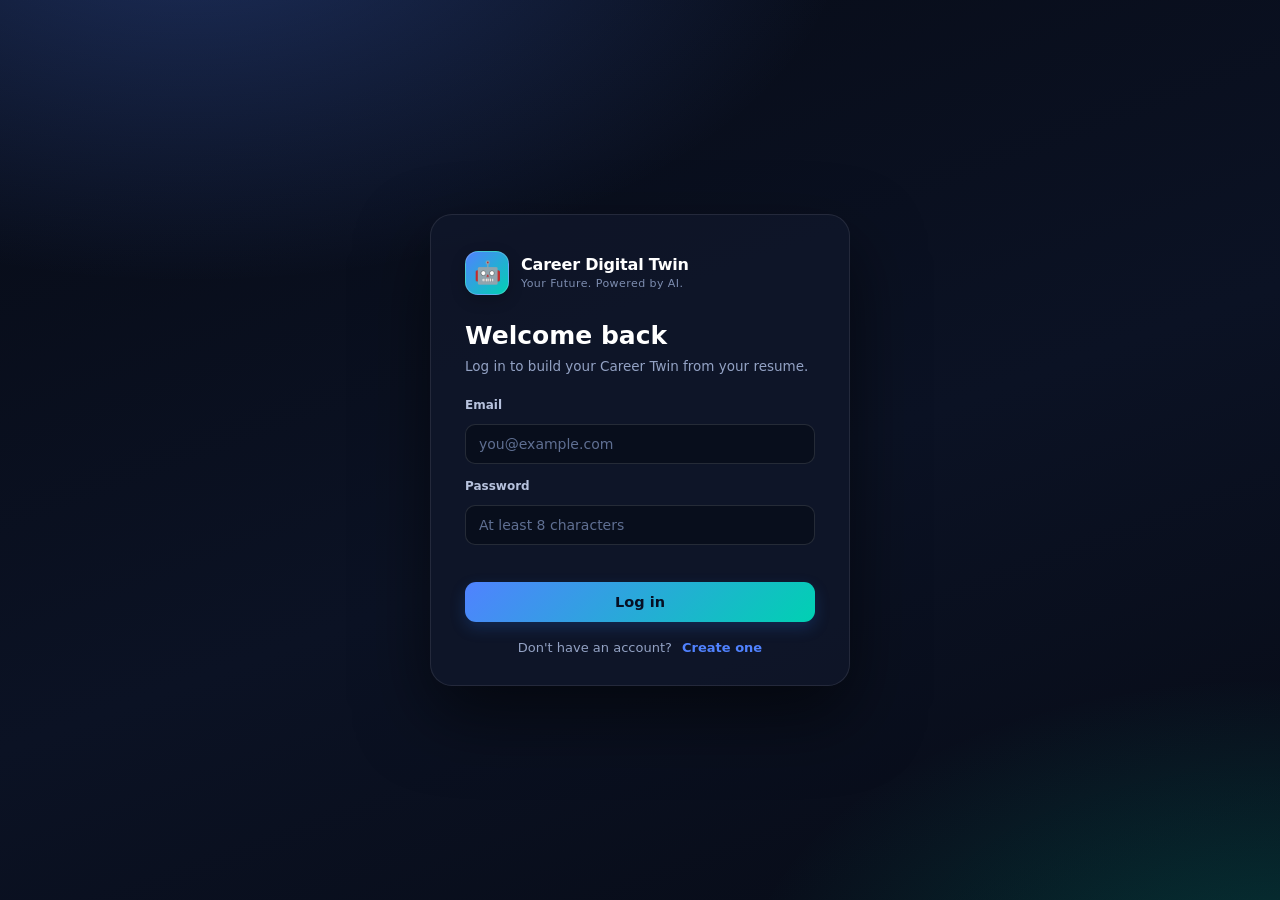
<file: index.html>
<!DOCTYPE html>
<html lang="en">
<head>
  <meta charset="UTF-8" />
  <meta name="viewport" content="width=device-width, initial-scale=1.0" />
  <title>Career Digital Twin</title>
  <link rel="stylesheet" href="style.css" />
</head>

<body>
  <div class="mobile-backdrop" id="mobileBackdrop"></div>

  <div class="app">
    <aside class="sidebar" id="sidebar">
      <div class="brand">
        <div class="brand-mark">🤖</div>
        <div>
          <div class="brand-title">Career Digital Twin</div>
          <div class="brand-subtitle">Your Future. Powered by AI.</div>
        </div>
      </div>

      <nav class="sidebar-nav" aria-label="Main navigation">
        <a class="nav-item" data-route="dashboard" href="#dashboard">
          <span class="nav-icon">⌂</span>
          <span>Dashboard</span>
        </a>

        <a class="nav-item" data-route="career-twin" href="#career-twin">
          <span class="nav-icon">♙</span>
          <span>My Career Twin</span>
        </a>

        <a class="nav-item" data-route="skills" href="#skills">
          <span class="nav-icon">◎</span>
          <span>Skill Gap Analysis</span>
        </a>

        <a class="nav-item" data-route="jobs" href="#jobs">
          <span class="nav-icon">▣</span>
          <span>Job Opportunities</span>
        </a>

        <a class="nav-item" data-route="learning" href="#learning">
          <span class="nav-icon">▤</span>
          <span>Learning &amp; Courses</span>
        </a>

        <a class="nav-item" data-route="market" href="#market">
          <span class="nav-icon">⌁</span>
          <span>Market Intelligence</span>
        </a>

        <a class="nav-item" data-route="simulation" href="#simulation">
          <span class="nav-icon">◷</span>
          <span>Future Simulation</span>
        </a>

        <a class="nav-item" data-route="feedback" href="#feedback">
          <span class="nav-icon">♧</span>
          <span>Recruiter Feedback</span>
        </a>

        <a class="nav-item" data-route="roadmap" href="#roadmap">
          <span class="nav-icon">▱</span>
          <span>Career Roadmap</span>
        </a>

        <a class="nav-item" data-route="settings" href="#settings">
          <span class="nav-icon">⚙</span>
          <span>Settings</span>
        </a>
      </nav>

      <div class="sidebar-footer-card">
        <div class="copilot-orb">🤖</div>
        <h3>Ask Career Copilot</h3>
        <p>
          Get personalized advice, answer your questions, and plan your next step.
        </p>
        <button class="primary-btn" data-action="open-copilot">
          Chat Now <span>→</span>
        </button>
      </div>
    </aside>

    <main class="workspace">
      <header class="topbar">
        <button class="mobile-menu-btn" id="mobileMenuBtn" aria-label="Open navigation">
          ☰
        </button>

        <form class="search-wrap" id="searchForm">
          <span>⌕</span>
          <input
            id="globalSearch"
            type="search"
            placeholder="Search jobs, skills, courses, or ask a question..."
            autocomplete="off"
          />
        </form>

        <div class="topbar-actions">
          <button class="icon-btn" id="notificationBtn" aria-label="Notifications">
            ♧
            <span class="notification-dot"></span>
          </button>

          <button class="profile-trigger" id="profileTrigger">
            <span class="avatar" id="profileAvatar">👤</span>
            <span id="profileName">Account</span>
            <span>⌄</span>
          </button>

          <div class="profile-menu" id="profileMenu">
            <a href="#career-twin">View profile</a>
            <a href="#settings">Account settings</a>
            <button id="logoutBtn" data-action="logout">Sign out</button>
          </div>
        </div>
      </header>

      <div id="page"></div>
    </main>
  </div>

  <div class="toast" id="toast"></div>

  <div class="overlay" id="copilotOverlay">
    <section class="copilot-dialog" role="dialog" aria-modal="true" aria-labelledby="copilotTitle">
      <header class="dialog-header">
        <div class="dialog-title">
          <div class="copilot-orb">🤖</div>
          <div>
            <strong id="copilotTitle">AI Career Copilot</strong>
            <small>Online and ready to help</small>
          </div>
        </div>

        <button class="close-btn" id="closeCopilot" aria-label="Close copilot">
          ×
        </button>
      </header>

      <div class="chat-messages" id="chatMessages">
        <div class="message">
          Hi Priya! I can help you plan your path toward becoming an AI Engineer.
        </div>

        <div class="message">
          Try asking me about skills, courses, jobs, or interview preparation.
        </div>
      </div>

      <form class="chat-form" id="chatForm">
        <input
          id="chatInput"
          type="text"
          placeholder="Ask about your career..."
          autocomplete="off"
        />
        <button type="submit" aria-label="Send message">➤</button>
      </form>
    </section>
  </div>

  <!-- =====================================================
       AUTH GATE - shown until the user logs in or registers
       ===================================================== -->
  <div class="auth-screen" id="authScreen">
    <section class="auth-card" role="dialog" aria-modal="true" aria-labelledby="authTitle">

      <div class="auth-brand">
        <div class="brand-mark">🤖</div>
        <div>
          <div class="brand-title">Career Digital Twin</div>
          <div class="brand-subtitle">Your Future. Powered by AI.</div>
        </div>
      </div>

      <h2 id="authTitle">Welcome back</h2>
      <p class="auth-subtitle" id="authSubtitle">
        Log in to build your Career Twin from your resume.
      </p>

      <form id="authForm" class="auth-form" novalidate>

        <div class="form-group auth-name-group" id="nameGroup">
          <label for="authName">Full name</label>
          <input id="authName" type="text" placeholder="Priya Sharma" autocomplete="name" />
        </div>

        <div class="form-group">
          <label for="authEmail">Email</label>
          <input id="authEmail" type="email" placeholder="you@example.com" autocomplete="email" required />
        </div>

        <div class="form-group">
          <label for="authPassword">Password</label>
          <input id="authPassword" type="password" placeholder="At least 8 characters" autocomplete="current-password" required />
        </div>

        <p class="auth-error" id="authError" role="alert"></p>

        <button type="submit" class="primary-btn auth-submit" id="authSubmit">
          Log in
        </button>
      </form>

      <p class="auth-switch">
        <span id="authSwitchPrompt">Don't have an account?</span>
        <button type="button" class="auth-switch-btn" id="authSwitchBtn">
          Create one
        </button>
      </p>

    </section>
  </div>

  <script src="script.js"></script>
</body>
</html>
</file>
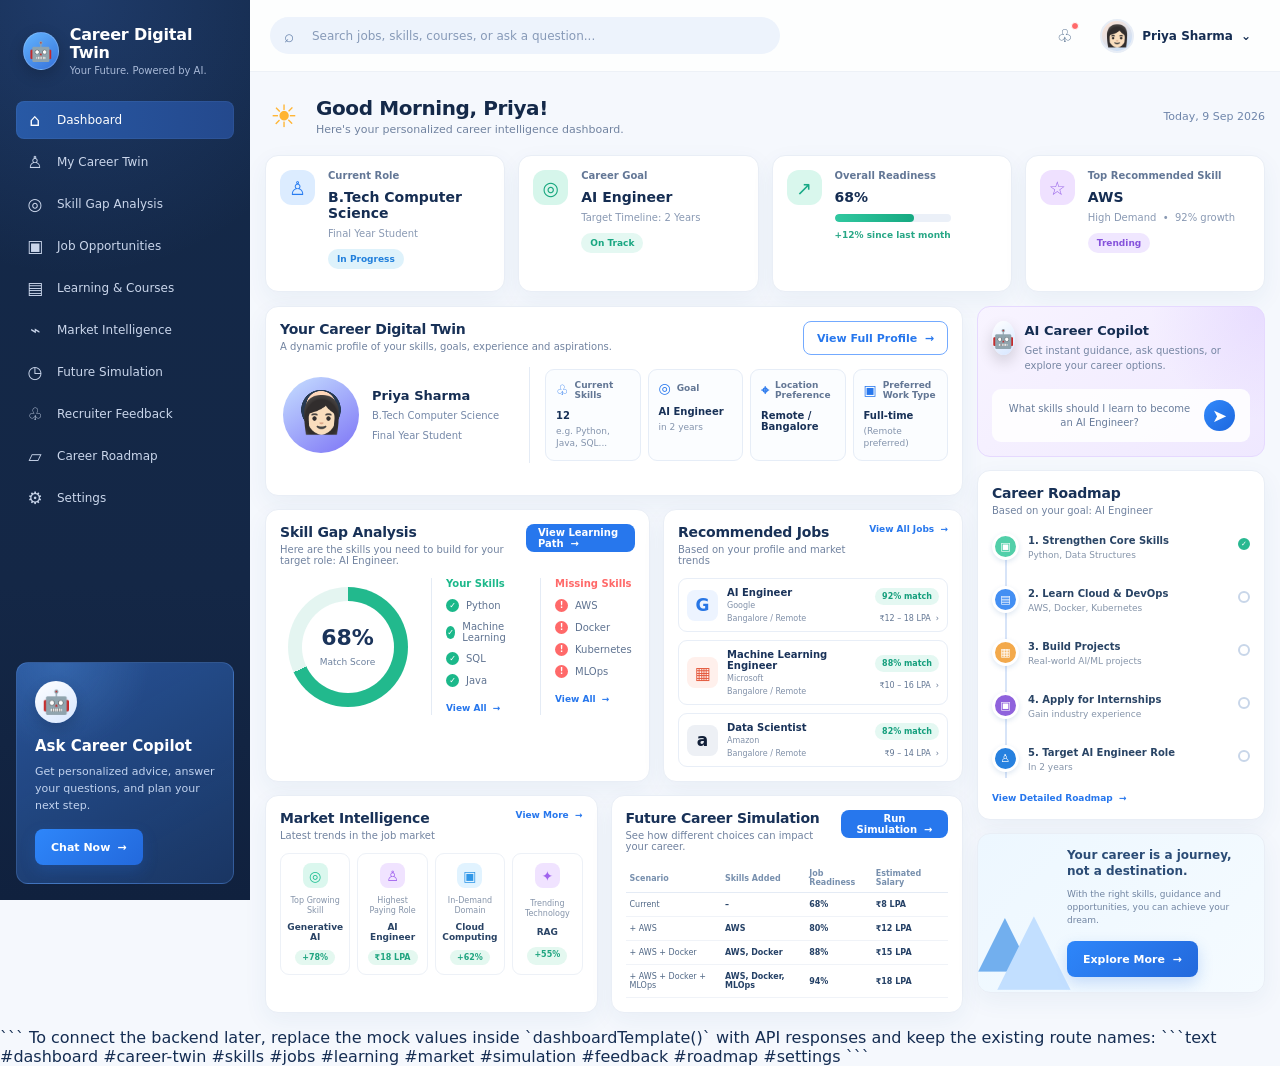
<file: index1.html>
<!DOCTYPE html>
<html lang="en">
<head>
  <meta charset="UTF-8" />
  <meta name="viewport" content="width=device-width, initial-scale=1.0" />
  <title>Career Digital Twin</title>

  <style>
    :root {
      --navy: #142848;
      --navy-2: #1c3766;
      --blue: #2777ed;
      --blue-dark: #1e5fd0;
      --blue-soft: #eaf3ff;
      --page: #f5f8fd;
      --card: #ffffff;
      --text: #152d52;
      --muted: #7183a0;
      --border: #e4ebf5;
      --green: #1bb88a;
      --green-soft: #e4f8f2;
      --purple: #9761ee;
      --purple-soft: #f0e7ff;
      --orange: #f2a43c;
      --red: #ff6969;
      --shadow: 0 8px 25px rgba(41, 83, 141, 0.06);
      --radius: 13px;
    }

    * {
      box-sizing: border-box;
    }

    html {
      scroll-behavior: smooth;
    }

    body {
      margin: 0;
      min-width: 320px;
      color: var(--text);
      background: var(--page);
      font-family:
        Inter,
        ui-sans-serif,
        system-ui,
        -apple-system,
        BlinkMacSystemFont,
        "Segoe UI",
        sans-serif;
    }

    button,
    input {
      font: inherit;
    }

    button,
    a {
      -webkit-tap-highlight-color: transparent;
    }

    button {
      border: 0;
      cursor: pointer;
    }

    a {
      color: inherit;
      text-decoration: none;
    }

    .app {
      min-height: 100vh;
      display: grid;
      grid-template-columns: 250px minmax(0, 1fr);
    }

    .sidebar {
      position: sticky;
      top: 0;
      height: 100vh;
      overflow-y: auto;
      padding: 26px 16px 20px;
      color: #ffffff;
      background:
        radial-gradient(circle at 30% 0%, rgba(69, 123, 222, 0.22), transparent 30%),
        linear-gradient(180deg, #142949 0%, #142746 65%, #10213e 100%);
      z-index: 20;
    }

    .brand {
      display: flex;
      align-items: center;
      gap: 11px;
      padding: 0 7px 25px;
    }

    .brand-mark {
      width: 38px;
      height: 38px;
      display: grid;
      place-items: center;
      border: 1px solid rgba(255, 255, 255, 0.2);
      border-radius: 50%;
      background: linear-gradient(145deg, #63b4ff, #3673db);
      box-shadow: 0 5px 15px rgba(0, 0, 0, 0.2);
      font-size: 19px;
    }

    .brand-title {
      font-size: 16px;
      font-weight: 750;
      line-height: 1.1;
      letter-spacing: -0.2px;
    }

    .brand-subtitle {
      margin-top: 4px;
      color: #a8b9d7;
      font-size: 10px;
      white-space: nowrap;
    }

    .sidebar-nav {
      display: grid;
      gap: 4px;
    }

    .nav-item {
      min-height: 38px;
      display: flex;
      align-items: center;
      gap: 13px;
      padding: 0 10px;
      border-radius: 8px;
      color: #cad6eb;
      font-size: 12px;
      transition: 0.2s ease;
    }

    .nav-item:hover {
      color: white;
      background: rgba(75, 130, 226, 0.16);
    }

    .nav-item.active {
      color: white;
      background: linear-gradient(90deg, #2859a5, #24498d);
      box-shadow: inset 0 0 0 1px rgba(139, 188, 255, 0.08);
    }

    .nav-icon {
      width: 18px;
      display: inline-grid;
      place-items: center;
      color: currentColor;
      font-size: 17px;
    }

    .sidebar-footer-card {
      margin-top: 145px;
      padding: 18px;
      border: 1px solid rgba(108, 165, 246, 0.28);
      border-radius: 12px;
      background:
        radial-gradient(circle at 20% 0%, rgba(102, 174, 255, 0.22), transparent 32%),
        linear-gradient(150deg, rgba(42, 88, 161, 0.9), rgba(28, 59, 108, 0.8));
    }

    .copilot-orb {
      width: 42px;
      height: 42px;
      display: grid;
      place-items: center;
      margin-bottom: 14px;
      border-radius: 50%;
      background: linear-gradient(145deg, #ffffff, #d6e6ff);
      color: #2a74e9;
      font-size: 23px;
      box-shadow: 0 7px 15px rgba(0, 0, 0, 0.16);
    }

    .sidebar-footer-card h3 {
      margin: 0 0 8px;
      font-size: 15px;
    }

    .sidebar-footer-card p {
      margin: 0 0 15px;
      color: #c2d3ef;
      font-size: 11px;
      line-height: 1.55;
    }

    .primary-btn,
    .secondary-btn,
    .small-btn {
      display: inline-flex;
      align-items: center;
      justify-content: center;
      gap: 7px;
      border-radius: 8px;
      transition: 0.2s ease;
    }

    .primary-btn {
      min-height: 36px;
      padding: 0 16px;
      color: #ffffff;
      background: linear-gradient(135deg, #2e86fa, #2369dc);
      box-shadow: 0 6px 15px rgba(37, 113, 226, 0.22);
      font-size: 11px;
      font-weight: 700;
    }

    .primary-btn:hover {
      transform: translateY(-1px);
      background: linear-gradient(135deg, #3a91ff, #1d60d2);
    }

    .secondary-btn {
      min-height: 34px;
      padding: 0 13px;
      color: var(--blue);
      border: 1px solid #73aaff;
      background: #ffffff;
      font-size: 11px;
      font-weight: 700;
    }

    .secondary-btn:hover {
      background: var(--blue-soft);
    }

    .small-btn {
      min-height: 28px;
      padding: 0 12px;
      color: #ffffff;
      background: var(--blue);
      font-size: 10px;
      font-weight: 700;
    }

    .small-btn:hover {
      background: var(--blue-dark);
    }

    .workspace {
      min-width: 0;
    }

    .topbar {
      height: 72px;
      display: flex;
      align-items: center;
      justify-content: space-between;
      gap: 20px;
      padding: 0 26px 0 20px;
      border-bottom: 1px solid #edf1f7;
      background: rgba(255, 255, 255, 0.82);
    }

    .mobile-menu-btn {
      display: none;
      width: 34px;
      height: 34px;
      border-radius: 8px;
      color: var(--text);
      background: var(--blue-soft);
      font-size: 18px;
    }

    .search-wrap {
      width: min(510px, 48vw);
      position: relative;
    }

    .search-wrap span {
      position: absolute;
      top: 50%;
      left: 14px;
      transform: translateY(-50%);
      color: #6b86ae;
      font-size: 17px;
    }

    .search-wrap input {
      width: 100%;
      height: 37px;
      padding: 0 16px 0 42px;
      border: 0;
      outline: 0;
      border-radius: 22px;
      color: var(--text);
      background: #edf3fc;
      font-size: 12px;
    }

    .search-wrap input::placeholder {
      color: #879ab8;
    }

    .topbar-actions {
      position: relative;
      display: flex;
      align-items: center;
      gap: 17px;
    }

    .icon-btn {
      position: relative;
      width: 31px;
      height: 31px;
      display: grid;
      place-items: center;
      border-radius: 50%;
      color: #476486;
      background: transparent;
      font-size: 18px;
    }

    .icon-btn:hover {
      background: var(--blue-soft);
    }

    .notification-dot {
      position: absolute;
      top: 2px;
      right: 1px;
      width: 8px;
      height: 8px;
      border: 1px solid #ffffff;
      border-radius: 50%;
      background: var(--red);
    }

    .profile-trigger {
      display: flex;
      align-items: center;
      gap: 8px;
      padding: 3px;
      color: var(--text);
      background: transparent;
      font-size: 12px;
      font-weight: 700;
    }

    .avatar {
      width: 34px;
      height: 34px;
      display: grid;
      place-items: center;
      border: 2px solid #e7edf6;
      border-radius: 50%;
      background: linear-gradient(145deg, #ffe3d1, #c2dfff);
      font-size: 21px;
    }

    .profile-menu {
      position: absolute;
      top: 46px;
      right: 0;
      width: 170px;
      display: none;
      padding: 7px;
      border: 1px solid var(--border);
      border-radius: 10px;
      background: white;
      box-shadow: 0 12px 30px rgba(19, 53, 97, 0.13);
      z-index: 30;
    }

    .profile-menu.open {
      display: block;
    }

    .profile-menu a,
    .profile-menu button {
      width: 100%;
      display: block;
      padding: 9px 10px;
      border-radius: 7px;
      color: var(--text);
      background: transparent;
      text-align: left;
      font-size: 11px;
    }

    .profile-menu a:hover,
    .profile-menu button:hover {
      background: var(--blue-soft);
    }

    .page {
      max-width: 1600px;
      margin: 0 auto;
      padding: 15px;
    }

    .hero-row {
      min-height: 58px;
      display: flex;
      align-items: center;
      justify-content: space-between;
      gap: 18px;
      margin-bottom: 10px;
    }

    .greeting {
      display: flex;
      align-items: center;
      gap: 13px;
    }

    .sun {
      width: 38px;
      height: 38px;
      display: grid;
      place-items: center;
      color: #ffb431;
      font-size: 31px;
    }

    .greeting h1 {
      margin: 0;
      color: #142949;
      font-size: 20px;
      letter-spacing: -0.4px;
    }

    .greeting p {
      margin: 3px 0 0;
      color: var(--muted);
      font-size: 11px;
    }

    .date {
      color: #6e85aa;
      font-size: 11px;
    }

    .metrics {
      display: grid;
      grid-template-columns: repeat(4, minmax(0, 1fr));
      gap: 13px;
      margin-bottom: 14px;
    }

    .metric-card,
    .panel {
      border: 1px solid #e9eef6;
      border-radius: var(--radius);
      background: var(--card);
      box-shadow: var(--shadow);
    }

    .metric-card {
      min-height: 137px;
      padding: 14px;
      display: flex;
      gap: 13px;
    }

    .metric-icon {
      width: 35px;
      height: 35px;
      flex: 0 0 35px;
      display: grid;
      place-items: center;
      border-radius: 12px;
      color: #287cf0;
      background: #dcecff;
      font-size: 19px;
    }

    .metric-card:nth-child(2) .metric-icon {
      color: #16a67d;
      background: #d6f6eb;
    }

    .metric-card:nth-child(3) .metric-icon {
      color: #17a986;
      background: #d9f7ed;
    }

    .metric-card:nth-child(4) .metric-icon {
      color: #9560e7;
      background: #efe1ff;
    }

    .metric-label {
      color: #637796;
      font-size: 10px;
      font-weight: 700;
    }

    .metric-value {
      margin-top: 8px;
      color: #152d52;
      font-size: 14px;
      font-weight: 800;
    }

    .metric-subtitle {
      margin-top: 7px;
      color: #8999b3;
      font-size: 10px;
    }

    .status-pill {
      display: inline-flex;
      margin-top: 10px;
      padding: 5px 9px;
      border-radius: 20px;
      color: #18a681;
      background: var(--green-soft);
      font-size: 9px;
      font-weight: 800;
    }

    .status-pill.blue {
      color: #2380dc;
      background: #def2fb;
    }

    .status-pill.purple {
      color: #8552db;
      background: var(--purple-soft);
    }

    .progress {
      width: 100%;
      height: 8px;
      overflow: hidden;
      margin-top: 9px;
      border-radius: 20px;
      background: #ebf0f8;
    }

    .progress span {
      display: block;
      width: 68%;
      height: 100%;
      border-radius: inherit;
      background: linear-gradient(90deg, #31c8a0, #16a981);
    }

    .metric-note {
      margin-top: 8px;
      color: #28a786;
      font-size: 9px;
      font-weight: 700;
    }

    .content-grid {
      display: grid;
      grid-template-columns: minmax(0, 1fr) 288px;
      gap: 14px;
      align-items: start;
    }

    .left-column,
    .right-column {
      display: grid;
      gap: 13px;
      min-width: 0;
    }

    .panel {
      padding: 14px;
    }

    .panel-header {
      display: flex;
      align-items: flex-start;
      justify-content: space-between;
      gap: 10px;
      margin-bottom: 12px;
    }

    .panel-header h2,
    .panel-header h3 {
      margin: 0;
      color: #183157;
      font-size: 14px;
      letter-spacing: -0.2px;
    }

    .panel-header p {
      margin: 4px 0 0;
      color: var(--muted);
      font-size: 10px;
    }

    .text-link {
      display: inline-flex;
      align-items: center;
      gap: 4px;
      color: var(--blue);
      font-size: 9px;
      font-weight: 800;
      white-space: nowrap;
    }

    .text-link:hover {
      color: var(--blue-dark);
      text-decoration: underline;
    }

    .profile-panel {
      min-height: 190px;
    }

    .profile-content {
      display: grid;
      grid-template-columns: 250px minmax(0, 1fr);
      gap: 15px;
      align-items: center;
    }

    .profile-summary {
      display: flex;
      align-items: center;
      gap: 13px;
      min-height: 96px;
      padding: 2px 13px 2px 3px;
      border-right: 1px solid var(--border);
    }

    .large-avatar {
      width: 76px;
      height: 76px;
      display: grid;
      flex: 0 0 76px;
      place-items: center;
      border-radius: 50%;
      background:
        radial-gradient(circle at 50% 38%, #ffd7ba 0 24%, transparent 25%),
        radial-gradient(circle at 50% 43%, #273951 0 34%, transparent 35%),
        linear-gradient(145deg, #c7e0ff, #7c73f6);
      font-size: 36px;
    }

    .profile-summary h3 {
      margin: 0;
      font-size: 13px;
    }

    .profile-summary p {
      margin: 6px 0 0;
      color: #7588a8;
      font-size: 10px;
      line-height: 1.4;
    }

    .profile-facts {
      display: grid;
      grid-template-columns: repeat(4, minmax(0, 1fr));
      gap: 7px;
    }

    .fact-card {
      min-height: 83px;
      padding: 10px;
      border: 1px solid #e6edf7;
      border-radius: 9px;
      background: #fbfdff;
    }

    .fact-title {
      display: flex;
      align-items: center;
      gap: 6px;
      color: #637795;
      font-size: 9px;
      font-weight: 700;
    }

    .fact-title span:first-child {
      color: var(--blue);
      font-size: 14px;
    }

    .fact-value {
      margin-top: 10px;
      color: #183157;
      font-size: 10px;
      font-weight: 800;
    }

    .fact-note {
      margin-top: 5px;
      color: #8494ad;
      font-size: 9px;
      line-height: 1.3;
    }

    .two-column {
      display: grid;
      grid-template-columns: minmax(0, 1.2fr) minmax(300px, 0.8fr);
      gap: 13px;
    }

    .gap-panel {
      min-height: 260px;
    }

    .gap-content {
      display: grid;
      grid-template-columns: 135px minmax(0, 1fr);
      gap: 16px;
      align-items: center;
    }

    .donut {
      width: 120px;
      height: 120px;
      display: grid;
      place-items: center;
      margin: 0 auto;
      border-radius: 50%;
      background: conic-gradient(#22b98d 0deg 245deg, #e4f5f1 245deg 360deg);
      position: relative;
    }

    .donut::before {
      content: "";
      position: absolute;
      inset: 14px;
      border-radius: 50%;
      background: white;
    }

    .donut-center {
      position: relative;
      z-index: 1;
      text-align: center;
    }

    .donut-center strong {
      display: block;
      color: #1a335a;
      font-size: 22px;
    }

    .donut-center span {
      color: #6d819e;
      font-size: 9px;
    }

    .skill-columns {
      display: grid;
      grid-template-columns: 1fr 1fr;
      gap: 14px;
    }

    .skill-column {
      padding-left: 14px;
      border-left: 1px solid var(--border);
    }

    .skill-column h4 {
      margin: 0 0 10px;
      color: var(--green);
      font-size: 10px;
    }

    .skill-column.missing h4 {
      color: var(--red);
    }

    .skill-list {
      display: grid;
      gap: 9px;
      margin: 0;
      padding: 0;
      list-style: none;
    }

    .skill-list li {
      display: flex;
      align-items: center;
      gap: 7px;
      color: #5f7391;
      font-size: 10px;
    }

    .check,
    .missing-icon {
      width: 13px;
      height: 13px;
      display: inline-grid;
      place-items: center;
      border-radius: 50%;
      color: white;
      background: var(--green);
      font-size: 8px;
      font-weight: 900;
    }

    .missing-icon {
      background: var(--red);
    }

    .skill-column .text-link {
      margin-top: 16px;
    }

    .jobs-panel {
      min-height: 260px;
    }

    .job-list {
      display: grid;
      gap: 8px;
    }

    .job-card {
      display: grid;
      grid-template-columns: 31px minmax(0, 1fr) auto;
      gap: 9px;
      align-items: center;
      padding: 8px;
      border: 1px solid #e8eef7;
      border-radius: 9px;
      transition: 0.2s ease;
    }

    .job-card:hover {
      border-color: #b7d4ff;
      background: #fbfdff;
      transform: translateY(-1px);
    }

    .company-logo {
      width: 31px;
      height: 31px;
      display: grid;
      place-items: center;
      border-radius: 8px;
      color: #2776e5;
      background: #edf4ff;
      font-size: 17px;
      font-weight: 900;
    }

    .job-card:nth-child(2) .company-logo {
      color: #e4593d;
      background: #fff0ec;
    }

    .job-card:nth-child(3) .company-logo {
      color: #111f38;
      background: #edf0f5;
    }

    .job-title {
      color: #193259;
      font-size: 10px;
      font-weight: 800;
    }

    .job-company,
    .job-location {
      margin-top: 3px;
      color: #8191a9;
      font-size: 8px;
    }

    .job-location {
      margin-top: 4px;
    }

    .job-meta {
      display: grid;
      justify-items: end;
      gap: 9px;
    }

    .match {
      padding: 4px 7px;
      border-radius: 12px;
      color: #159f7d;
      background: var(--green-soft);
      font-size: 8px;
      font-weight: 800;
      white-space: nowrap;
    }

    .salary {
      color: #637794;
      font-size: 8px;
      white-space: nowrap;
    }

    .market-panel,
    .simulation-panel {
      min-height: 187px;
    }

    .bottom-grid {
      display: grid;
      grid-template-columns: minmax(0, 1fr) minmax(0, 1.06fr);
      gap: 13px;
    }

    .trend-grid {
      display: grid;
      grid-template-columns: repeat(4, minmax(0, 1fr));
      gap: 7px;
    }

    .trend-card {
      min-height: 108px;
      display: grid;
      justify-items: center;
      padding: 9px 5px;
      border: 1px solid #edf1f7;
      border-radius: 9px;
      text-align: center;
    }

    .trend-icon {
      width: 25px;
      height: 25px;
      display: grid;
      place-items: center;
      border-radius: 8px;
      color: #1fbf93;
      background: #dbf7ee;
      font-size: 14px;
    }

    .trend-card:nth-child(2) .trend-icon,
    .trend-card:nth-child(4) .trend-icon {
      color: #a064ee;
      background: #f0e3ff;
    }

    .trend-card:nth-child(3) .trend-icon {
      color: #3097e8;
      background: #e1f3ff;
    }

    .trend-label {
      margin-top: 8px;
      color: #8594aa;
      font-size: 8px;
      line-height: 1.3;
    }

    .trend-value {
      margin-top: 5px;
      color: #294365;
      font-size: 9px;
      font-weight: 800;
    }

    .trend-stat {
      margin-top: 8px;
      padding: 3px 7px;
      border-radius: 12px;
      color: #20a580;
      background: #e4f8f0;
      font-size: 8px;
      font-weight: 800;
    }

    .simulation-table {
      width: 100%;
      border-collapse: collapse;
      font-size: 8px;
    }

    .simulation-table th {
      padding: 5px 4px;
      color: #7890ae;
      border-bottom: 1px solid var(--border);
      text-align: left;
      font-weight: 700;
    }

    .simulation-table td {
      padding: 7px 4px;
      color: #526987;
      border-bottom: 1px solid #f0f3f8;
    }

    .simulation-table td:not(:first-child) {
      color: #254166;
      font-weight: 700;
    }

    .copilot-panel {
      padding: 14px;
      border: 1px solid #e6d9ff;
      border-radius: var(--radius);
      background:
        radial-gradient(circle at 100% 0%, rgba(201, 174, 255, 0.25), transparent 35%),
        linear-gradient(135deg, #f8f4ff, #efe8ff);
    }

    .copilot-header {
      display: flex;
      align-items: flex-start;
      gap: 10px;
    }

    .copilot-header .copilot-orb {
      width: 34px;
      height: 34px;
      flex-basis: 34px;
      margin: 0;
      font-size: 18px;
    }

    .copilot-panel h3 {
      margin: 2px 0 6px;
      font-size: 13px;
    }

    .copilot-panel p {
      margin: 0;
      color: #7686a3;
      font-size: 10px;
      line-height: 1.45;
    }

    .question-box {
      display: grid;
      grid-template-columns: 1fr 35px;
      gap: 8px;
      align-items: center;
      margin-top: 16px;
      padding: 11px;
      border-radius: 9px;
      background: rgba(255, 255, 255, 0.88);
      color: #687c9b;
      font-size: 10px;
      line-height: 1.4;
    }

    .send-circle {
      width: 31px;
      height: 31px;
      display: grid;
      place-items: center;
      border-radius: 50%;
      color: white;
      background: linear-gradient(135deg, #3289fb, #1c67de);
      font-size: 18px;
    }

    .roadmap-panel {
      min-height: 332px;
    }

    .roadmap-list {
      position: relative;
      display: grid;
      gap: 14px;
      margin: 19px 0 0;
      padding: 0 0 0 36px;
      list-style: none;
    }

    .roadmap-list::before {
      content: "";
      position: absolute;
      top: 3px;
      bottom: 8px;
      left: 13px;
      width: 2px;
      background: #d7e4f8;
    }

    .roadmap-item {
      position: relative;
      min-height: 39px;
    }

    .roadmap-icon {
      position: absolute;
      top: -2px;
      left: -36px;
      width: 27px;
      height: 27px;
      display: grid;
      place-items: center;
      border: 3px solid white;
      border-radius: 50%;
      color: white;
      background: #52cfa9;
      box-shadow: 0 2px 5px rgba(31, 93, 165, 0.14);
      font-size: 11px;
    }

    .roadmap-item:nth-child(2) .roadmap-icon {
      background: #438ff3;
    }

    .roadmap-item:nth-child(3) .roadmap-icon {
      background: #f3a94b;
    }

    .roadmap-item:nth-child(4) .roadmap-icon {
      background: #8f62dc;
    }

    .roadmap-item:nth-child(5) .roadmap-icon {
      background: #2781df;
    }

    .roadmap-item h4 {
      margin: 0;
      color: #294465;
      font-size: 10px;
    }

    .roadmap-item p {
      margin: 4px 0 0;
      color: #8695aa;
      font-size: 9px;
    }

    .roadmap-status {
      position: absolute;
      top: 3px;
      right: 0;
      width: 12px;
      height: 12px;
      border: 2px solid #c8d6e9;
      border-radius: 50%;
      background: white;
    }

    .roadmap-status.done {
      border-color: #29b891;
      color: white;
      background: #29b891;
      font-size: 7px;
      text-align: center;
      line-height: 8px;
    }

    .journey-card {
      min-height: 160px;
      overflow: hidden;
      position: relative;
      background:
        linear-gradient(135deg, #edf7ff, #f5fbff);
    }

    .journey-card h3 {
      max-width: 180px;
      margin: 0 0 9px 75px;
      color: #2b4c76;
      font-size: 12px;
      line-height: 1.3;
    }

    .journey-card p {
      max-width: 170px;
      margin: 0 0 14px 75px;
      color: #7185a2;
      font-size: 9px;
      line-height: 1.45;
    }

    .mountain {
      position: absolute;
      bottom: 0;
      left: 0;
      width: 95px;
      height: 105px;
      overflow: hidden;
      color: #64a7ed;
      font-size: 70px;
      line-height: 1.5;
      opacity: 0.9;
    }

    .mountain::after {
      content: "▲";
      position: absolute;
      bottom: -25px;
      left: 19px;
      color: #bddcff;
      font-size: 96px;
    }

    .journey-card .primary-btn {
      margin-left: 75px;
    }

    .route-page {
      min-height: calc(100vh - 102px);
      display: grid;
      align-content: start;
      gap: 15px;
    }

    .route-hero {
      padding: 25px;
      border: 1px solid var(--border);
      border-radius: var(--radius);
      background:
        radial-gradient(circle at 90% 0%, rgba(73, 141, 247, 0.16), transparent 32%),
        white;
      box-shadow: var(--shadow);
    }

    .route-hero .eyebrow {
      color: var(--blue);
      font-size: 10px;
      font-weight: 800;
      text-transform: uppercase;
      letter-spacing: 1px;
    }

    .route-hero h1 {
      margin: 9px 0 8px;
      color: var(--text);
      font-size: 26px;
    }

    .route-hero p {
      max-width: 650px;
      margin: 0;
      color: var(--muted);
      font-size: 12px;
      line-height: 1.6;
    }

    .route-grid {
      display: grid;
      grid-template-columns: repeat(3, minmax(0, 1fr));
      gap: 13px;
    }

    .placeholder-card {
      min-height: 145px;
      padding: 18px;
      border: 1px solid var(--border);
      border-radius: var(--radius);
      background: white;
      box-shadow: var(--shadow);
    }

    .placeholder-card .placeholder-icon {
      width: 35px;
      height: 35px;
      display: grid;
      place-items: center;
      margin-bottom: 14px;
      border-radius: 10px;
      color: var(--blue);
      background: var(--blue-soft);
      font-size: 18px;
    }

    .placeholder-card h3 {
      margin: 0 0 6px;
      font-size: 13px;
    }

    .placeholder-card p {
      margin: 0;
      color: var(--muted);
      font-size: 10px;
      line-height: 1.5;
    }

    .overlay {
      position: fixed;
      inset: 0;
      display: none;
      align-items: flex-end;
      justify-content: flex-end;
      padding: 24px;
      background: rgba(13, 29, 55, 0.2);
      z-index: 50;
    }

    .overlay.open {
      display: flex;
    }

    .copilot-dialog {
      width: min(390px, 100%);
      max-height: min(650px, calc(100vh - 48px));
      display: grid;
      grid-template-rows: auto 1fr auto;
      overflow: hidden;
      border: 1px solid #dacaff;
      border-radius: 16px;
      background: white;
      box-shadow: 0 18px 50px rgba(22, 55, 99, 0.22);
    }

    .dialog-header {
      display: flex;
      align-items: center;
      justify-content: space-between;
      padding: 15px 17px;
      color: white;
      background: linear-gradient(135deg, #2d7cf1, #5d55d7);
    }

    .dialog-title {
      display: flex;
      align-items: center;
      gap: 9px;
    }

    .dialog-title .copilot-orb {
      width: 31px;
      height: 31px;
      flex-basis: 31px;
      margin: 0;
      font-size: 17px;
    }

    .dialog-title strong {
      font-size: 13px;
    }

    .dialog-title small {
      display: block;
      margin-top: 2px;
      color: #d7e6ff;
      font-size: 9px;
    }

    .close-btn {
      width: 27px;
      height: 27px;
      border-radius: 50%;
      color: white;
      background: rgba(255,255,255,0.14);
      font-size: 17px;
    }

    .chat-messages {
      display: grid;
      align-content: start;
      gap: 10px;
      overflow-y: auto;
      padding: 15px;
      background: #f8faff;
    }

    .message {
      max-width: 85%;
      padding: 9px 11px;
      border-radius: 10px;
      color: #526987;
      background: white;
      font-size: 11px;
      line-height: 1.45;
      box-shadow: 0 2px 7px rgba(53, 93, 145, 0.06);
    }

    .message.user {
      justify-self: end;
      color: white;
      background: var(--blue);
    }

    .chat-form {
      display: flex;
      gap: 7px;
      padding: 11px;
      border-top: 1px solid var(--border);
      background: white;
    }

    .chat-form input {
      min-width: 0;
      flex: 1;
      height: 35px;
      padding: 0 11px;
      border: 1px solid var(--border);
      outline: 0;
      border-radius: 8px;
      color: var(--text);
      font-size: 10px;
    }

    .chat-form button {
      width: 36px;
      border-radius: 8px;
      color: white;
      background: var(--blue);
      font-size: 17px;
    }

    .toast {
      position: fixed;
      right: 22px;
      bottom: 22px;
      display: none;
      max-width: 280px;
      padding: 12px 15px;
      border: 1px solid #d7e7fb;
      border-radius: 9px;
      color: #355576;
      background: white;
      box-shadow: 0 12px 30px rgba(22, 60, 109, 0.15);
      font-size: 11px;
      z-index: 70;
    }

    .toast.show {
      display: block;
      animation: toast-in 0.22s ease;
    }

    @keyframes toast-in {
      from {
        opacity: 0;
        transform: translateY(8px);
      }
      to {
        opacity: 1;
        transform: translateY(0);
      }
    }

    .mobile-backdrop {
      display: none;
    }

    @media (max-width: 1180px) {
      .content-grid {
        grid-template-columns: minmax(0, 1fr);
      }

      .right-column {
        grid-template-columns: repeat(2, minmax(0, 1fr));
      }

      .journey-card {
        min-height: 180px;
      }
    }

    @media (max-width: 900px) {
      .app {
        display: block;
      }

      .sidebar {
        position: fixed;
        top: 0;
        bottom: 0;
        left: -270px;
        width: 250px;
        transition: left 0.25s ease;
      }

      .sidebar.open {
        left: 0;
      }

      .sidebar-footer-card {
        margin-top: 55px;
      }

      .mobile-menu-btn {
        display: block;
      }

      .mobile-backdrop {
        position: fixed;
        inset: 0;
        display: none;
        background: rgba(10, 25, 49, 0.36);
        z-index: 15;
      }

      .mobile-backdrop.open {
        display: block;
      }

      .topbar {
        padding: 0 15px;
      }

      .search-wrap {
        width: min(510px, 60vw);
      }

      .profile-trigger span {
        display: none;
      }

      .metrics {
        grid-template-columns: repeat(2, minmax(0, 1fr));
      }

      .profile-content {
        grid-template-columns: 1fr;
      }

      .profile-summary {
        padding-bottom: 14px;
        border-right: 0;
        border-bottom: 1px solid var(--border);
      }
    }

    @media (max-width: 680px) {
      .topbar {
        gap: 8px;
      }

      .search-wrap {
        width: auto;
        flex: 1;
      }

      .topbar-actions {
        gap: 4px;
      }

      .date {
        display: none;
      }

      .hero-row {
        align-items: flex-start;
      }

      .greeting h1 {
        font-size: 17px;
      }

      .metrics,
      .two-column,
      .bottom-grid,
      .right-column,
      .route-grid {
        grid-template-columns: 1fr;
      }

      .profile-facts {
        grid-template-columns: repeat(2, minmax(0, 1fr));
      }

      .gap-content {
        grid-template-columns: 1fr;
      }

      .skill-columns {
        gap: 8px;
      }

      .trend-grid {
        grid-template-columns: repeat(2, minmax(0, 1fr));
      }

      .panel {
        padding: 12px;
      }

      .page {
        padding: 11px;
      }

      .overlay {
        padding: 12px;
      }

      .copilot-dialog {
        max-height: calc(100vh - 24px);
      }
    }
  </style>
</head>

<body>
  <div class="mobile-backdrop" id="mobileBackdrop"></div>

  <div class="app">
    <aside class="sidebar" id="sidebar">
      <div class="brand">
        <div class="brand-mark">🤖</div>
        <div>
          <div class="brand-title">Career Digital Twin</div>
          <div class="brand-subtitle">Your Future. Powered by AI.</div>
        </div>
      </div>

      <nav class="sidebar-nav" aria-label="Main navigation">
        <a class="nav-item" data-route="dashboard" href="#dashboard">
          <span class="nav-icon">⌂</span>
          <span>Dashboard</span>
        </a>

        <a class="nav-item" data-route="career-twin" href="#career-twin">
          <span class="nav-icon">♙</span>
          <span>My Career Twin</span>
        </a>

        <a class="nav-item" data-route="skills" href="#skills">
          <span class="nav-icon">◎</span>
          <span>Skill Gap Analysis</span>
        </a>

        <a class="nav-item" data-route="jobs" href="#jobs">
          <span class="nav-icon">▣</span>
          <span>Job Opportunities</span>
        </a>

        <a class="nav-item" data-route="learning" href="#learning">
          <span class="nav-icon">▤</span>
          <span>Learning &amp; Courses</span>
        </a>

        <a class="nav-item" data-route="market" href="#market">
          <span class="nav-icon">⌁</span>
          <span>Market Intelligence</span>
        </a>

        <a class="nav-item" data-route="simulation" href="#simulation">
          <span class="nav-icon">◷</span>
          <span>Future Simulation</span>
        </a>

        <a class="nav-item" data-route="feedback" href="#feedback">
          <span class="nav-icon">♧</span>
          <span>Recruiter Feedback</span>
        </a>

        <a class="nav-item" data-route="roadmap" href="#roadmap">
          <span class="nav-icon">▱</span>
          <span>Career Roadmap</span>
        </a>

        <a class="nav-item" data-route="settings" href="#settings">
          <span class="nav-icon">⚙</span>
          <span>Settings</span>
        </a>
      </nav>

      <div class="sidebar-footer-card">
        <div class="copilot-orb">🤖</div>
        <h3>Ask Career Copilot</h3>
        <p>
          Get personalized advice, answer your questions, and plan your next step.
        </p>
        <button class="primary-btn" data-action="open-copilot">
          Chat Now <span>→</span>
        </button>
      </div>
    </aside>

    <main class="workspace">
      <header class="topbar">
        <button class="mobile-menu-btn" id="mobileMenuBtn" aria-label="Open navigation">
          ☰
        </button>

        <form class="search-wrap" id="searchForm">
          <span>⌕</span>
          <input
            id="globalSearch"
            type="search"
            placeholder="Search jobs, skills, courses, or ask a question..."
            autocomplete="off"
          />
        </form>

        <div class="topbar-actions">
          <button class="icon-btn" id="notificationBtn" aria-label="Notifications">
            ♧
            <span class="notification-dot"></span>
          </button>

          <button class="profile-trigger" id="profileTrigger">
            <span class="avatar">👩🏻</span>
            <span>Priya Sharma</span>
            <span>⌄</span>
          </button>

          <div class="profile-menu" id="profileMenu">
            <a href="#career-twin">View profile</a>
            <a href="#settings">Account settings</a>
            <button data-action="show-toast">Sign out</button>
          </div>
        </div>
      </header>

      <div id="page"></div>
    </main>
  </div>

  <div class="toast" id="toast"></div>

  <div class="overlay" id="copilotOverlay">
    <section class="copilot-dialog" role="dialog" aria-modal="true" aria-labelledby="copilotTitle">
      <header class="dialog-header">
        <div class="dialog-title">
          <div class="copilot-orb">🤖</div>
          <div>
            <strong id="copilotTitle">AI Career Copilot</strong>
            <small>Online and ready to help</small>
          </div>
        </div>

        <button class="close-btn" id="closeCopilot" aria-label="Close copilot">
          ×
        </button>
      </header>

      <div class="chat-messages" id="chatMessages">
        <div class="message">
          Hi Priya! I can help you plan your path toward becoming an AI Engineer.
        </div>

        <div class="message">
          Try asking me about skills, courses, jobs, or interview preparation.
        </div>
      </div>

      <form class="chat-form" id="chatForm">
        <input
          id="chatInput"
          type="text"
          placeholder="Ask about your career..."
          autocomplete="off"
        />
        <button type="submit" aria-label="Send message">➤</button>
      </form>
    </section>
  </div>

  <script>
    const routes = {
      dashboard: {
        title: "Dashboard",
        eyebrow: "Overview",
        description: "Your personalized career intelligence dashboard."
      },
      "career-twin": {
        title: "My Career Twin",
        eyebrow: "Your profile",
        description: "Manage your skills, goals, preferences, and professional profile."
      },
      skills: {
        title: "Skill Gap Analysis",
        eyebrow: "Skill development",
        description: "Understand the skills you already have and the skills needed for your target role."
      },
      jobs: {
        title: "Job Opportunities",
        eyebrow: "Your next opportunity",
        description: "Explore recommended roles based on your profile, goals, and current market demand."
      },
      learning: {
        title: "Learning & Courses",
        eyebrow: "Learning center",
        description: "Build your next set of skills through guided learning paths and courses."
      },
      market: {
        title: "Market Intelligence",
        eyebrow: "Market trends",
        description: "Track growing skills, hiring demand, compensation, and technology trends."
      },
      simulation: {
        title: "Future Simulation",
        eyebrow: "Career planning",
        description: "See how different skill and career decisions can affect your future readiness."
      },
      feedback: {
        title: "Recruiter Feedback",
        eyebrow: "External perspective",
        description: "Review recruiter comments and discover ways to strengthen your profile."
      },
      roadmap: {
        title: "Career Roadmap",
        eyebrow: "Your path",
        description: "Follow a personalized sequence of milestones toward your target career."
      },
      settings: {
        title: "Settings",
        eyebrow: "Preferences",
        description: "Manage your account, notifications, privacy, and dashboard preferences."
      }
    };

    const page = document.getElementById("page");
    const sidebar = document.getElementById("sidebar");
    const mobileBackdrop = document.getElementById("mobileBackdrop");
    const mobileMenuBtn = document.getElementById("mobileMenuBtn");
    const toast = document.getElementById("toast");
    const profileTrigger = document.getElementById("profileTrigger");
    const profileMenu = document.getElementById("profileMenu");
    const copilotOverlay = document.getElementById("copilotOverlay");
    const closeCopilot = document.getElementById("closeCopilot");
    const chatForm = document.getElementById("chatForm");
    const chatInput = document.getElementById("chatInput");
    const chatMessages = document.getElementById("chatMessages");

    let toastTimer;

    function currentRoute() {
      const hash = window.location.hash.replace("#", "");
      return hash.split("?")[0] || "dashboard";
    }

    function showToast(message) {
      toast.textContent = message;
      toast.classList.add("show");

      clearTimeout(toastTimer);
      toastTimer = setTimeout(() => {
        toast.classList.remove("show");
      }, 2800);
    }

    function closeMobileSidebar() {
      sidebar.classList.remove("open");
      mobileBackdrop.classList.remove("open");
    }

    function openCopilot() {
      copilotOverlay.classList.add("open");
      setTimeout(() => chatInput.focus(), 100);
    }

    function closeCopilotDialog() {
      copilotOverlay.classList.remove("open");
    }

    function dashboardTemplate() {
      return `
        <div class="page">
          <section class="hero-row">
            <div class="greeting">
              <div class="sun">☀</div>
              <div>
                <h1>Good Morning, Priya!</h1>
                <p>Here's your personalized career intelligence dashboard.</p>
              </div>
            </div>
            <div class="date">Today, 9 Sep 2026</div>
          </section>

          <section class="metrics">
            <article class="metric-card">
              <div class="metric-icon">♙</div>
              <div>
                <div class="metric-label">Current Role</div>
                <div class="metric-value">B.Tech Computer Science</div>
                <div class="metric-subtitle">Final Year Student</div>
                <span class="status-pill blue">In Progress</span>
              </div>
            </article>

            <article class="metric-card">
              <div class="metric-icon">◎</div>
              <div>
                <div class="metric-label">Career Goal</div>
                <div class="metric-value">AI Engineer</div>
                <div class="metric-subtitle">Target Timeline: 2 Years</div>
                <span class="status-pill">On Track</span>
              </div>
            </article>

            <article class="metric-card">
              <div class="metric-icon">↗</div>
              <div>
                <div class="metric-label">Overall Readiness</div>
                <div class="metric-value">68%</div>
                <div class="progress"><span></span></div>
                <div class="metric-note">+12% since last month</div>
              </div>
            </article>

            <article class="metric-card">
              <div class="metric-icon">☆</div>
              <div>
                <div class="metric-label">Top Recommended Skill</div>
                <div class="metric-value">AWS</div>
                <div class="metric-subtitle">High Demand&nbsp; • &nbsp;92% growth</div>
                <span class="status-pill purple">Trending</span>
              </div>
            </article>
          </section>

          <section class="content-grid">
            <div class="left-column">
              <section class="panel profile-panel">
                <div class="panel-header">
                  <div>
                    <h2>Your Career Digital Twin</h2>
                    <p>A dynamic profile of your skills, goals, experience and aspirations.</p>
                  </div>
                  <a class="secondary-btn" href="#career-twin">View Full Profile&nbsp; →</a>
                </div>

                <div class="profile-content">
                  <div class="profile-summary">
                    <div class="large-avatar">👩🏻</div>
                    <div>
                      <h3>Priya Sharma</h3>
                      <p>B.Tech Computer Science</p>
                      <p>Final Year Student</p>
                    </div>
                  </div>

                  <div class="profile-facts">
                    <div class="fact-card">
                      <div class="fact-title"><span>♧</span> Current Skills</div>
                      <div class="fact-value">12</div>
                      <div class="fact-note">e.g. Python, Java, SQL...</div>
                    </div>

                    <div class="fact-card">
                      <div class="fact-title"><span>◎</span> Goal</div>
                      <div class="fact-value">AI Engineer</div>
                      <div class="fact-note">in 2 years</div>
                    </div>

                    <div class="fact-card">
                      <div class="fact-title"><span>⌖</span> Location Preference</div>
                      <div class="fact-value">Remote / Bangalore</div>
                    </div>

                    <div class="fact-card">
                      <div class="fact-title"><span>▣</span> Preferred Work Type</div>
                      <div class="fact-value">Full-time</div>
                      <div class="fact-note">(Remote preferred)</div>
                    </div>
                  </div>
                </div>
              </section>

              <div class="two-column">
                <section class="panel gap-panel">
                  <div class="panel-header">
                    <div>
                      <h2>Skill Gap Analysis</h2>
                      <p>Here are the skills you need to build for your target role: AI Engineer.</p>
                    </div>
                    <a class="small-btn" href="#learning">View Learning Path&nbsp; →</a>
                  </div>

                  <div class="gap-content">
                    <div class="donut">
                      <div class="donut-center">
                        <strong>68%</strong>
                        <span>Match Score</span>
                      </div>
                    </div>

                    <div class="skill-columns">
                      <div class="skill-column">
                        <h4>Your Skills</h4>
                        <ul class="skill-list">
                          <li><span class="check">✓</span> Python</li>
                          <li><span class="check">✓</span> Machine Learning</li>
                          <li><span class="check">✓</span> SQL</li>
                          <li><span class="check">✓</span> Java</li>
                        </ul>
                        <a class="text-link" href="#skills">View All&nbsp; →</a>
                      </div>

                      <div class="skill-column missing">
                        <h4>Missing Skills</h4>
                        <ul class="skill-list">
                          <li><span class="missing-icon">!</span> AWS</li>
                          <li><span class="missing-icon">!</span> Docker</li>
                          <li><span class="missing-icon">!</span> Kubernetes</li>
                          <li><span class="missing-icon">!</span> MLOps</li>
                        </ul>
                        <a class="text-link" href="#skills">View All&nbsp; →</a>
                      </div>
                    </div>
                  </div>
                </section>

                <section class="panel jobs-panel">
                  <div class="panel-header">
                    <div>
                      <h2>Recommended Jobs</h2>
                      <p>Based on your profile and market trends</p>
                    </div>
                    <a class="text-link" href="#jobs">View All Jobs&nbsp; →</a>
                  </div>

                  <div class="job-list" id="dashboardJobs">
                    <article class="job-card" data-search="ai engineer google bangalore remote">
                      <div class="company-logo">G</div>
                      <div>
                        <div class="job-title">AI Engineer</div>
                        <div class="job-company">Google</div>
                        <div class="job-location">Bangalore / Remote</div>
                      </div>
                      <div class="job-meta">
                        <span class="match">92% match</span>
                        <span class="salary">₹12 – 18 LPA&nbsp; ›</span>
                      </div>
                    </article>

                    <article class="job-card" data-search="machine learning engineer microsoft bangalore remote">
                      <div class="company-logo">▦</div>
                      <div>
                        <div class="job-title">Machine Learning Engineer</div>
                        <div class="job-company">Microsoft</div>
                        <div class="job-location">Bangalore / Remote</div>
                      </div>
                      <div class="job-meta">
                        <span class="match">88% match</span>
                        <span class="salary">₹10 – 16 LPA&nbsp; ›</span>
                      </div>
                    </article>

                    <article class="job-card" data-search="data scientist amazon bangalore remote">
                      <div class="company-logo">a</div>
                      <div>
                        <div class="job-title">Data Scientist</div>
                        <div class="job-company">Amazon</div>
                        <div class="job-location">Bangalore / Remote</div>
                      </div>
                      <div class="job-meta">
                        <span class="match">82% match</span>
                        <span class="salary">₹9 – 14 LPA&nbsp; ›</span>
                      </div>
                    </article>
                  </div>
                </section>
              </div>

              <div class="bottom-grid">
                <section class="panel market-panel">
                  <div class="panel-header">
                    <div>
                      <h2>Market Intelligence</h2>
                      <p>Latest trends in the job market</p>
                    </div>
                    <a class="text-link" href="#market">View More&nbsp; →</a>
                  </div>

                  <div class="trend-grid">
                    <div class="trend-card">
                      <div class="trend-icon">◎</div>
                      <div class="trend-label">Top Growing Skill</div>
                      <div class="trend-value">Generative AI</div>
                      <div class="trend-stat">+78%</div>
                    </div>

                    <div class="trend-card">
                      <div class="trend-icon">♙</div>
                      <div class="trend-label">Highest Paying Role</div>
                      <div class="trend-value">AI Engineer</div>
                      <div class="trend-stat">₹18 LPA</div>
                    </div>

                    <div class="trend-card">
                      <div class="trend-icon">▣</div>
                      <div class="trend-label">In-Demand Domain</div>
                      <div class="trend-value">Cloud Computing</div>
                      <div class="trend-stat">+62%</div>
                    </div>

                    <div class="trend-card">
                      <div class="trend-icon">✦</div>
                      <div class="trend-label">Trending Technology</div>
                      <div class="trend-value">RAG</div>
                      <div class="trend-stat">+55%</div>
                    </div>
                  </div>
                </section>

                <section class="panel simulation-panel">
                  <div class="panel-header">
                    <div>
                      <h2>Future Career Simulation</h2>
                      <p>See how different choices can impact your career.</p>
                    </div>
                    <button class="small-btn" data-action="run-simulation">
                      Run Simulation&nbsp; →
                    </button>
                  </div>

                  <table class="simulation-table">
                    <thead>
                      <tr>
                        <th>Scenario</th>
                        <th>Skills Added</th>
                        <th>Job Readiness</th>
                        <th>Estimated Salary</th>
                      </tr>
                    </thead>
                    <tbody>
                      <tr>
                        <td>Current</td>
                        <td>–</td>
                        <td>68%</td>
                        <td>₹8 LPA</td>
                      </tr>
                      <tr>
                        <td>+ AWS</td>
                        <td>AWS</td>
                        <td>80%</td>
                        <td>₹12 LPA</td>
                      </tr>
                      <tr>
                        <td>+ AWS + Docker</td>
                        <td>AWS, Docker</td>
                        <td>88%</td>
                        <td>₹15 LPA</td>
                      </tr>
                      <tr>
                        <td>+ AWS + Docker + MLOps</td>
                        <td>AWS, Docker, MLOps</td>
                        <td>94%</td>
                        <td>₹18 LPA</td>
                      </tr>
                    </tbody>
                  </table>
                </section>
              </div>
            </div>

            <aside class="right-column">
              <section class="copilot-panel">
                <div class="copilot-header">
                  <div class="copilot-orb">🤖</div>
                  <div>
                    <h3>AI Career Copilot</h3>
                    <p>Get instant guidance, ask questions, or explore your career options.</p>
                  </div>
                </div>

                <button class="question-box" data-action="open-copilot">
                  <span>What skills should I learn to become an AI Engineer?</span>
                  <span class="send-circle">➤</span>
                </button>
              </section>

              <section class="panel roadmap-panel">
                <div class="panel-header">
                  <div>
                    <h2>Career Roadmap</h2>
                    <p>Based on your goal: AI Engineer</p>
                  </div>
                </div>

                <ol class="roadmap-list">
                  <li class="roadmap-item">
                    <span class="roadmap-icon">▣</span>
                    <h4>1. Strengthen Core Skills</h4>
                    <p>Python, Data Structures</p>
                    <span class="roadmap-status done">✓</span>
                  </li>

                  <li class="roadmap-item">
                    <span class="roadmap-icon">▤</span>
                    <h4>2. Learn Cloud &amp; DevOps</h4>
                    <p>AWS, Docker, Kubernetes</p>
                    <span class="roadmap-status"></span>
                  </li>

                  <li class="roadmap-item">
                    <span class="roadmap-icon">▦</span>
                    <h4>3. Build Projects</h4>
                    <p>Real-world AI/ML projects</p>
                    <span class="roadmap-status"></span>
                  </li>

                  <li class="roadmap-item">
                    <span class="roadmap-icon">▣</span>
                    <h4>4. Apply for Internships</h4>
                    <p>Gain industry experience</p>
                    <span class="roadmap-status"></span>
                  </li>

                  <li class="roadmap-item">
                    <span class="roadmap-icon">♙</span>
                    <h4>5. Target AI Engineer Role</h4>
                    <p>In 2 years</p>
                    <span class="roadmap-status"></span>
                  </li>
                </ol>

                <a class="text-link" href="#roadmap">View Detailed Roadmap&nbsp; →</a>
              </section>

              <section class="panel journey-card">
                <div class="mountain">▲</div>
                <h3>Your career is a journey, not a destination.</h3>
                <p>
                  With the right skills, guidance and opportunities, you can achieve your dream.
                </p>
                <a class="primary-btn" href="#roadmap">Explore More&nbsp; →</a>
              </section>
            </aside>
          </section>
        </div>
      `;
    }

    function placeholderTemplate(routeName) {
      const route = routes[routeName] || routes.dashboard;

      const cards = {
        "career-twin": [
          ["♙", "Personal profile", "Update your education, experience, location, work preferences, and career goals."],
          ["◎", "Skills profile", "Your existing and target skills will appear here once connected to your backend."],
          ["✦", "Career preferences", "Set preferred roles, industries, locations, salary expectations, and work style."]
        ],
        skills: [
          ["✓", "Current strengths", "Python, machine learning, SQL, and Java are currently contributing to your readiness score."],
          ["!", "Priority gaps", "AWS, Docker, Kubernetes, and MLOps are the highest priority skills for your target role."],
          ["▤", "Recommended learning", "Courses and projects can be connected here when your learning backend is ready."]
        ],
        jobs: [
          ["▣", "Recommended roles", "AI Engineer, Machine Learning Engineer, and Data Scientist roles match your current profile."],
          ["⌖", "Location filters", "Bangalore and remote opportunities are currently selected as your preferred locations."],
          ["↗", "Saved opportunities", "Saved jobs, applications, interview stages, and recruiter responses can be added here."]
        ],
        learning: [
          ["▤", "Learning paths", "Create guided paths for AWS, Docker, Kubernetes, MLOps, and advanced machine learning."],
          ["◷", "Progress tracking", "Course completion, project submissions, and assessment results can be tracked here."],
          ["✦", "Personalized courses", "Backend recommendations can populate this area based on your skill gaps."]
        ],
        market: [
          ["↗", "Growing skills", "Generative AI, cloud computing, RAG, and MLOps are highlighted as high-demand areas."],
          ["₹", "Salary intelligence", "Compensation ranges can later be loaded from your market data service."],
          ["◎", "Role demand", "Compare job volume and growth for different career paths."]
        ],
        simulation: [
          ["◷", "Scenario builder", "Add skills and experiences to see how they may change your career readiness."],
          ["↗", "Readiness forecast", "Future backend calculations can replace the current dashboard mock values."],
          ["₹", "Salary estimate", "Connect salary data later to generate location and role-specific estimates."]
        ],
        feedback: [
          ["♧", "Recruiter feedback", "Recruiter comments, profile reviews, and interview notes can appear here."],
          ["✓", "Positive signals", "Track strengths repeatedly identified by recruiters and hiring teams."],
          ["!", "Improvement areas", "Turn feedback into measurable actions for your roadmap."]
        ],
        roadmap: [
          ["1", "Strengthen core skills", "Continue improving Python, data structures, machine learning, and problem solving."],
          ["2", "Learn cloud and DevOps", "Build practical AWS, Docker, Kubernetes, and MLOps experience."],
          ["3", "Build and apply", "Create portfolio projects, apply for internships, and target AI Engineer roles."]
        ],
        settings: [
          ["⚙", "Account settings", "Manage your personal account details and profile information."],
          ["♧", "Notifications", "Choose which career alerts, job updates, and learning reminders you receive."],
          ["⌖", "Privacy", "Control how your career data is stored and used."]
        ]
      };

      const selectedCards = cards[routeName] || cards["career-twin"];

      return `
        <div class="page route-page">
          <section class="route-hero">
            <div class="eyebrow">${route.eyebrow}</div>
            <h1>${route.title}</h1>
            <p>${route.description}</p>
          </section>

          <section class="route-grid">
            ${selectedCards.map(card => `
              <article class="placeholder-card">
                <div class="placeholder-icon">${card[0]}</div>
                <h3>${card[1]}</h3>
                <p>${card[2]}</p>
              </article>
            `).join("")}
          </section>

          <section class="panel">
            <div class="panel-header">
              <div>
                <h2>Backend-ready workspace</h2>
                <p>This page is currently using frontend placeholder data.</p>
              </div>
              <button class="secondary-btn" data-action="show-toast">
                Connect data later&nbsp; →
              </button>
            </div>

            <div style="
              min-height: 160px;
              display: grid;
              place-items: center;
              border: 1px dashed #bfd2eb;
              border-radius: 10px;
              color: #8395b0;
              background: #fbfdff;
              font-size: 12px;
              text-align: center;
              padding: 20px;
            ">
              Additional ${route.title.toLowerCase()} elements can be added here.
            </div>
          </section>
        </div>
      `;
    }

    function renderRoute() {
      const routeName = currentRoute();

      document.querySelectorAll(".nav-item").forEach(item => {
        item.classList.toggle("active", item.dataset.route === routeName);
      });

      page.innerHTML = routeName === "dashboard"
        ? dashboardTemplate()
        : placeholderTemplate(routeName);

      closeMobileSidebar();

      if (routeName !== "dashboard") {
        document.title = `${routes[routeName]?.title || "Career Digital Twin"} | Career Digital Twin`;
      } else {
        document.title = "Career Digital Twin";
      }

      bindDynamicActions();
    }

    function bindDynamicActions() {
      document.querySelectorAll("[data-action]").forEach(element => {
        element.addEventListener("click", () => {
          const action = element.dataset.action;

          if (action === "open-copilot") {
            openCopilot();
          }

          if (action === "run-simulation") {
            window.location.hash = "simulation";
            showToast("Simulation workspace opened.");
          }

          if (action === "show-toast") {
            showToast("This action is ready to connect to your backend.");
          }
        });
      });

      document.querySelectorAll(".job-card").forEach(card => {
        card.addEventListener("click", () => {
          showToast("Job details are ready to connect to your job API.");
        });
      });
    }

    mobileMenuBtn.addEventListener("click", () => {
      sidebar.classList.add("open");
      mobileBackdrop.classList.add("open");
    });

    mobileBackdrop.addEventListener("click", closeMobileSidebar);

    profileTrigger.addEventListener("click", event => {
      event.stopPropagation();
      profileMenu.classList.toggle("open");
    });

    document.addEventListener("click", event => {
      if (!profileMenu.contains(event.target) && event.target !== profileTrigger) {
        profileMenu.classList.remove("open");
      }
    });

    document.getElementById("notificationBtn").addEventListener("click", () => {
      showToast("You have 3 new career updates.");
    });

    document.getElementById("searchForm").addEventListener("submit", event => {
      event.preventDefault();

      const value = document.getElementById("globalSearch").value.trim();

      if (!value) {
        showToast("Type a job, skill, course, or question to search.");
        return;
      }

      window.location.hash = `jobs?q=${encodeURIComponent(value)}`;
      showToast(`Searching for "${value}"`);
    });

    document.getElementById("globalSearch").addEventListener("input", event => {
      const query = event.target.value.toLowerCase().trim();
      const jobs = document.querySelectorAll("#dashboardJobs .job-card");

      jobs.forEach(job => {
        job.style.display = !query || job.dataset.search.includes(query)
          ? "grid"
          : "none";
      });
    });

    closeCopilot.addEventListener("click", closeCopilotDialog);

    copilotOverlay.addEventListener("click", event => {
      if (event.target === copilotOverlay) {
        closeCopilotDialog();
      }
    });

    document.addEventListener("keydown", event => {
      if (event.key === "Escape") {
        closeCopilotDialog();
        closeMobileSidebar();
        profileMenu.classList.remove("open");
      }
    });

    chatForm.addEventListener("submit", event => {
      event.preventDefault();

      const value = chatInput.value.trim();

      if (!value) {
        return;
      }

      const userMessage = document.createElement("div");
      userMessage.className = "message user";
      userMessage.textContent = value;
      chatMessages.appendChild(userMessage);

      chatInput.value = "";
      chatMessages.scrollTop = chatMessages.scrollHeight;

      setTimeout(() => {
        const assistantMessage = document.createElement("div");
        assistantMessage.className = "message";
        assistantMessage.textContent =
          "Based on your current profile, AWS, Docker, Kubernetes, and MLOps would be strong next steps toward your AI Engineer goal.";
        chatMessages.appendChild(assistantMessage);
        chatMessages.scrollTop = chatMessages.scrollHeight;
      }, 550);
    });

    window.addEventListener("hashchange", renderRoute);

    renderRoute();
  </script>
</body>
</html>
```

To connect the backend later, replace the mock values inside `dashboardTemplate()` with API responses and keep the existing route names:

```text
#dashboard
#career-twin
#skills
#jobs
#learning
#market
#simulation
#feedback
#roadmap
#settings
```
</file>
<file: style.css>
﻿:root {
      --navy: #142848;
      --navy-2: #1c3766;
      --blue: #2777ed;
      --blue-dark: #1e5fd0;
      --blue-soft: #eaf3ff;
      --page: #f5f8fd;
      --card: #ffffff;
      --text: #152d52;
      --muted: #7183a0;
      --border: #e4ebf5;
      --green: #1bb88a;
      --green-soft: #e4f8f2;
      --purple: #9761ee;
      --purple-soft: #f0e7ff;
      --orange: #f2a43c;
      --red: #ff6969;
      --shadow: 0 8px 25px rgba(41, 83, 141, 0.06);
      --radius: 13px;
    }

    * {
      box-sizing: border-box;
    }

    html {
      scroll-behavior: smooth;
    }

    body {
      margin: 0;
      min-width: 320px;
      color: var(--text);
      background: var(--page);
      font-family:
        Inter,
        ui-sans-serif,
        system-ui,
        -apple-system,
        BlinkMacSystemFont,
        "Segoe UI",
        sans-serif;
    }

    button,
    input {
      font: inherit;
    }

    button,
    a {
      -webkit-tap-highlight-color: transparent;
    }

    button {
      border: 0;
      cursor: pointer;
    }

    a {
      color: inherit;
      text-decoration: none;
    }

    .app {
      min-height: 100vh;
      display: grid;
      grid-template-columns: 250px minmax(0, 1fr);
    }

    .sidebar {
      position: sticky;
      top: 0;
      height: 100vh;
      overflow-y: auto;
      padding: 26px 16px 20px;
      color: #ffffff;
      background:
        radial-gradient(circle at 30% 0%, rgba(69, 123, 222, 0.22), transparent 30%),
        linear-gradient(180deg, #142949 0%, #142746 65%, #10213e 100%);
      z-index: 20;
    }

    .brand {
      display: flex;
      align-items: center;
      gap: 11px;
      padding: 0 7px 25px;
    }

    .brand-mark {
      width: 38px;
      height: 38px;
      display: grid;
      place-items: center;
      border: 1px solid rgba(255, 255, 255, 0.2);
      border-radius: 50%;
      background: linear-gradient(145deg, #63b4ff, #3673db);
      box-shadow: 0 5px 15px rgba(0, 0, 0, 0.2);
      font-size: 19px;
    }

    .brand-title {
      font-size: 16px;
      font-weight: 750;
      line-height: 1.1;
      letter-spacing: -0.2px;
    }

    .brand-subtitle {
      margin-top: 4px;
      color: #a8b9d7;
      font-size: 10px;
      white-space: nowrap;
    }

    .sidebar-nav {
      display: grid;
      gap: 4px;
    }

    .nav-item {
      min-height: 38px;
      display: flex;
      align-items: center;
      gap: 13px;
      padding: 0 10px;
      border-radius: 8px;
      color: #cad6eb;
      font-size: 12px;
      transition: 0.2s ease;
    }

    .nav-item:hover {
      color: white;
      background: rgba(75, 130, 226, 0.16);
    }

    .nav-item.active {
      color: white;
      background: linear-gradient(90deg, #2859a5, #24498d);
      box-shadow: inset 0 0 0 1px rgba(139, 188, 255, 0.08);
    }

    .nav-icon {
      width: 18px;
      display: inline-grid;
      place-items: center;
      color: currentColor;
      font-size: 17px;
    }

    .sidebar-footer-card {
      margin-top: 145px;
      padding: 18px;
      border: 1px solid rgba(108, 165, 246, 0.28);
      border-radius: 12px;
      background:
        radial-gradient(circle at 20% 0%, rgba(102, 174, 255, 0.22), transparent 32%),
        linear-gradient(150deg, rgba(42, 88, 161, 0.9), rgba(28, 59, 108, 0.8));
    }

    .copilot-orb {
      width: 42px;
      height: 42px;
      display: grid;
      place-items: center;
      margin-bottom: 14px;
      border-radius: 50%;
      background: linear-gradient(145deg, #ffffff, #d6e6ff);
      color: #2a74e9;
      font-size: 23px;
      box-shadow: 0 7px 15px rgba(0, 0, 0, 0.16);
    }

    .sidebar-footer-card h3 {
      margin: 0 0 8px;
      font-size: 15px;
    }

    .sidebar-footer-card p {
      margin: 0 0 15px;
      color: #c2d3ef;
      font-size: 11px;
      line-height: 1.55;
    }

    .primary-btn,
    .secondary-btn,
    .small-btn {
      display: inline-flex;
      align-items: center;
      justify-content: center;
      gap: 7px;
      border-radius: 8px;
      transition: 0.2s ease;
    }

    .primary-btn {
      min-height: 36px;
      padding: 0 16px;
      color: #ffffff;
      background: linear-gradient(135deg, #2e86fa, #2369dc);
      box-shadow: 0 6px 15px rgba(37, 113, 226, 0.22);
      font-size: 11px;
      font-weight: 700;
    }

    .primary-btn:hover {
      transform: translateY(-1px);
      background: linear-gradient(135deg, #3a91ff, #1d60d2);
    }

    .secondary-btn {
      min-height: 34px;
      padding: 0 13px;
      color: var(--blue);
      border: 1px solid #73aaff;
      background: #ffffff;
      font-size: 11px;
      font-weight: 700;
    }

    .secondary-btn:hover {
      background: var(--blue-soft);
    }

    .small-btn {
      min-height: 28px;
      padding: 0 12px;
      color: #ffffff;
      background: var(--blue);
      font-size: 10px;
      font-weight: 700;
    }

    .small-btn:hover {
      background: var(--blue-dark);
    }

    .workspace {
      min-width: 0;
    }

    .topbar {
      height: 72px;
      display: flex;
      align-items: center;
      justify-content: space-between;
      gap: 20px;
      padding: 0 26px 0 20px;
      border-bottom: 1px solid #edf1f7;
      background: rgba(255, 255, 255, 0.82);
    }

    .mobile-menu-btn {
      display: none;
      width: 34px;
      height: 34px;
      border-radius: 8px;
      color: var(--text);
      background: var(--blue-soft);
      font-size: 18px;
    }

    .search-wrap {
      width: min(510px, 48vw);
      position: relative;
    }

    .search-wrap span {
      position: absolute;
      top: 50%;
      left: 14px;
      transform: translateY(-50%);
      color: #6b86ae;
      font-size: 17px;
    }

    .search-wrap input {
      width: 100%;
      height: 37px;
      padding: 0 16px 0 42px;
      border: 0;
      outline: 0;
      border-radius: 22px;
      color: var(--text);
      background: #edf3fc;
      font-size: 12px;
    }

    .search-wrap input::placeholder {
      color: #879ab8;
    }

    .topbar-actions {
      position: relative;
      display: flex;
      align-items: center;
      gap: 17px;
    }

    .icon-btn {
      position: relative;
      width: 31px;
      height: 31px;
      display: grid;
      place-items: center;
      border-radius: 50%;
      color: #476486;
      background: transparent;
      font-size: 18px;
    }

    .icon-btn:hover {
      background: var(--blue-soft);
    }

    .notification-dot {
      position: absolute;
      top: 2px;
      right: 1px;
      width: 8px;
      height: 8px;
      border: 1px solid #ffffff;
      border-radius: 50%;
      background: var(--red);
    }

    .profile-trigger {
      display: flex;
      align-items: center;
      gap: 8px;
      padding: 3px;
      color: var(--text);
      background: transparent;
      font-size: 12px;
      font-weight: 700;
    }

    .avatar {
      width: 34px;
      height: 34px;
      display: grid;
      place-items: center;
      border: 2px solid #e7edf6;
      border-radius: 50%;
      background: linear-gradient(145deg, #ffe3d1, #c2dfff);
      font-size: 21px;
    }

    .profile-menu {
      position: absolute;
      top: 46px;
      right: 0;
      width: 170px;
      display: none;
      padding: 7px;
      border: 1px solid var(--border);
      border-radius: 10px;
      background: white;
      box-shadow: 0 12px 30px rgba(19, 53, 97, 0.13);
      z-index: 30;
    }

    .profile-menu.open {
      display: block;
    }

    .profile-menu a,
    .profile-menu button {
      width: 100%;
      display: block;
      padding: 9px 10px;
      border-radius: 7px;
      color: var(--text);
      background: transparent;
      text-align: left;
      font-size: 11px;
    }

    .profile-menu a:hover,
    .profile-menu button:hover {
      background: var(--blue-soft);
    }

    .page {
      max-width: 1600px;
      margin: 0 auto;
      padding: 15px;
    }

    .hero-row {
      min-height: 58px;
      display: flex;
      align-items: center;
      justify-content: space-between;
      gap: 18px;
      margin-bottom: 10px;
    }

    .greeting {
      display: flex;
      align-items: center;
      gap: 13px;
    }

    .sun {
      width: 38px;
      height: 38px;
      display: grid;
      place-items: center;
      color: #ffb431;
      font-size: 31px;
    }

    .greeting h1 {
      margin: 0;
      color: #142949;
      font-size: 20px;
      letter-spacing: -0.4px;
    }

    .greeting p {
      margin: 3px 0 0;
      color: var(--muted);
      font-size: 11px;
    }

    .date {
      color: #6e85aa;
      font-size: 11px;
    }

    .metrics {
      display: grid;
      grid-template-columns: repeat(4, minmax(0, 1fr));
      gap: 13px;
      margin-bottom: 14px;
    }

    .metric-card,
    .panel {
      border: 1px solid #e9eef6;
      border-radius: var(--radius);
      background: var(--card);
      box-shadow: var(--shadow);
    }

    .metric-card {
      min-height: 137px;
      padding: 14px;
      display: flex;
      gap: 13px;
    }

    .metric-icon {
      width: 35px;
      height: 35px;
      flex: 0 0 35px;
      display: grid;
      place-items: center;
      border-radius: 12px;
      color: #287cf0;
      background: #dcecff;
      font-size: 19px;
    }

    .metric-card:nth-child(2) .metric-icon {
      color: #16a67d;
      background: #d6f6eb;
    }

    .metric-card:nth-child(3) .metric-icon {
      color: #17a986;
      background: #d9f7ed;
    }

    .metric-card:nth-child(4) .metric-icon {
      color: #9560e7;
      background: #efe1ff;
    }

    .metric-label {
      color: #637796;
      font-size: 10px;
      font-weight: 700;
    }

    .metric-value {
      margin-top: 8px;
      color: #152d52;
      font-size: 14px;
      font-weight: 800;
    }

    .metric-subtitle {
      margin-top: 7px;
      color: #8999b3;
      font-size: 10px;
    }

    .status-pill {
      display: inline-flex;
      margin-top: 10px;
      padding: 5px 9px;
      border-radius: 20px;
      color: #18a681;
      background: var(--green-soft);
      font-size: 9px;
      font-weight: 800;
    }

    .status-pill.blue {
      color: #2380dc;
      background: #def2fb;
    }

    .status-pill.purple {
      color: #8552db;
      background: var(--purple-soft);
    }

    .progress {
      width: 100%;
      height: 8px;
      overflow: hidden;
      margin-top: 9px;
      border-radius: 20px;
      background: #ebf0f8;
    }

    .progress span {
      display: block;
      width: 68%;
      height: 100%;
      border-radius: inherit;
      background: linear-gradient(90deg, #31c8a0, #16a981);
    }

    .metric-note {
      margin-top: 8px;
      color: #28a786;
      font-size: 9px;
      font-weight: 700;
    }

    .content-grid {
      display: grid;
      grid-template-columns: minmax(0, 1fr) 288px;
      gap: 14px;
      align-items: start;
    }

    .left-column,
    .right-column {
      display: grid;
      gap: 13px;
      min-width: 0;
    }

    .panel {
      padding: 14px;
    }

    .panel-header {
      display: flex;
      align-items: flex-start;
      justify-content: space-between;
      gap: 10px;
      margin-bottom: 12px;
    }

    .panel-header h2,
    .panel-header h3 {
      margin: 0;
      color: #183157;
      font-size: 14px;
      letter-spacing: -0.2px;
    }

    .panel-header p {
      margin: 4px 0 0;
      color: var(--muted);
      font-size: 10px;
    }

    .text-link {
      display: inline-flex;
      align-items: center;
      gap: 4px;
      color: var(--blue);
      font-size: 9px;
      font-weight: 800;
      white-space: nowrap;
    }

    .text-link:hover {
      color: var(--blue-dark);
      text-decoration: underline;
    }

    .profile-panel {
      min-height: 190px;
    }

    .profile-content {
      display: grid;
      grid-template-columns: 250px minmax(0, 1fr);
      gap: 15px;
      align-items: center;
    }

    .profile-summary {
      display: flex;
      align-items: center;
      gap: 13px;
      min-height: 96px;
      padding: 2px 13px 2px 3px;
      border-right: 1px solid var(--border);
    }

    .large-avatar {
      width: 76px;
      height: 76px;
      display: grid;
      flex: 0 0 76px;
      place-items: center;
      border-radius: 50%;
      background:
        radial-gradient(circle at 50% 38%, #ffd7ba 0 24%, transparent 25%),
        radial-gradient(circle at 50% 43%, #273951 0 34%, transparent 35%),
        linear-gradient(145deg, #c7e0ff, #7c73f6);
      font-size: 36px;
    }

    .profile-summary h3 {
      margin: 0;
      font-size: 13px;
    }

    .profile-summary p {
      margin: 6px 0 0;
      color: #7588a8;
      font-size: 10px;
      line-height: 1.4;
    }

    .profile-facts {
      display: grid;
      grid-template-columns: repeat(4, minmax(0, 1fr));
      gap: 7px;
    }

    .fact-card {
      min-height: 83px;
      padding: 10px;
      border: 1px solid #e6edf7;
      border-radius: 9px;
      background: #fbfdff;
    }

    .fact-title {
      display: flex;
      align-items: center;
      gap: 6px;
      color: #637795;
      font-size: 9px;
      font-weight: 700;
    }

    .fact-title span:first-child {
      color: var(--blue);
      font-size: 14px;
    }

    .fact-value {
      margin-top: 10px;
      color: #183157;
      font-size: 10px;
      font-weight: 800;
    }

    .fact-note {
      margin-top: 5px;
      color: #8494ad;
      font-size: 9px;
      line-height: 1.3;
    }

    .two-column {
      display: grid;
      grid-template-columns: minmax(0, 1.2fr) minmax(300px, 0.8fr);
      gap: 13px;
    }

    .gap-panel {
      min-height: 260px;
    }

    .gap-content {
      display: grid;
      grid-template-columns: 135px minmax(0, 1fr);
      gap: 16px;
      align-items: center;
    }

    .donut {
      width: 120px;
      height: 120px;
      display: grid;
      place-items: center;
      margin: 0 auto;
      border-radius: 50%;
      background: conic-gradient(#22b98d 0deg 245deg, #e4f5f1 245deg 360deg);
      position: relative;
    }

    .donut::before {
      content: "";
      position: absolute;
      inset: 14px;
      border-radius: 50%;
      background: white;
    }

    .donut-center {
      position: relative;
      z-index: 1;
      text-align: center;
    }

    .donut-center strong {
      display: block;
      color: #1a335a;
      font-size: 22px;
    }

    .donut-center span {
      color: #6d819e;
      font-size: 9px;
    }

    .skill-columns {
      display: grid;
      grid-template-columns: 1fr 1fr;
      gap: 14px;
    }

    .skill-column {
      padding-left: 14px;
      border-left: 1px solid var(--border);
    }

    .skill-column h4 {
      margin: 0 0 10px;
      color: var(--green);
      font-size: 10px;
    }

    .skill-column.missing h4 {
      color: var(--red);
    }

    .skill-list {
      display: grid;
      gap: 9px;
      margin: 0;
      padding: 0;
      list-style: none;
    }

    .skill-list li {
      display: flex;
      align-items: center;
      gap: 7px;
      color: #5f7391;
      font-size: 10px;
    }

    .check,
    .missing-icon {
      width: 13px;
      height: 13px;
      display: inline-grid;
      place-items: center;
      border-radius: 50%;
      color: white;
      background: var(--green);
      font-size: 8px;
      font-weight: 900;
    }

    .missing-icon {
      background: var(--red);
    }

    .skill-column .text-link {
      margin-top: 16px;
    }

    .jobs-panel {
      min-height: 260px;
    }

    .job-list {
      display: grid;
      gap: 8px;
    }

    .job-card {
      display: grid;
      grid-template-columns: 31px minmax(0, 1fr) auto;
      gap: 9px;
      align-items: center;
      padding: 8px;
      border: 1px solid #e8eef7;
      border-radius: 9px;
      transition: 0.2s ease;
    }

    .job-card:hover {
      border-color: #b7d4ff;
      background: #fbfdff;
      transform: translateY(-1px);
    }

    .company-logo {
      width: 31px;
      height: 31px;
      display: grid;
      place-items: center;
      border-radius: 8px;
      color: #2776e5;
      background: #edf4ff;
      font-size: 17px;
      font-weight: 900;
    }

    .job-card:nth-child(2) .company-logo {
      color: #e4593d;
      background: #fff0ec;
    }

    .job-card:nth-child(3) .company-logo {
      color: #111f38;
      background: #edf0f5;
    }

    .job-title {
      color: #193259;
      font-size: 10px;
      font-weight: 800;
    }

    .job-company,
    .job-location {
      margin-top: 3px;
      color: #8191a9;
      font-size: 8px;
    }

    .job-location {
      margin-top: 4px;
    }

    .job-meta {
      display: grid;
      justify-items: end;
      gap: 9px;
    }

    .match {
      padding: 4px 7px;
      border-radius: 12px;
      color: #159f7d;
      background: var(--green-soft);
      font-size: 8px;
      font-weight: 800;
      white-space: nowrap;
    }

    .salary {
      color: #637794;
      font-size: 8px;
      white-space: nowrap;
    }

    .market-panel,
    .simulation-panel {
      min-height: 187px;
    }

    .bottom-grid {
      display: grid;
      grid-template-columns: minmax(0, 1fr) minmax(0, 1.06fr);
      gap: 13px;
    }

    .trend-grid {
      display: grid;
      grid-template-columns: repeat(4, minmax(0, 1fr));
      gap: 7px;
    }

    .trend-card {
      min-height: 108px;
      display: grid;
      justify-items: center;
      padding: 9px 5px;
      border: 1px solid #edf1f7;
      border-radius: 9px;
      text-align: center;
    }

    .trend-icon {
      width: 25px;
      height: 25px;
      display: grid;
      place-items: center;
      border-radius: 8px;
      color: #1fbf93;
      background: #dbf7ee;
      font-size: 14px;
    }

    .trend-card:nth-child(2) .trend-icon,
    .trend-card:nth-child(4) .trend-icon {
      color: #a064ee;
      background: #f0e3ff;
    }

    .trend-card:nth-child(3) .trend-icon {
      color: #3097e8;
      background: #e1f3ff;
    }

    .trend-label {
      margin-top: 8px;
      color: #8594aa;
      font-size: 8px;
      line-height: 1.3;
    }

    .trend-value {
      margin-top: 5px;
      color: #294365;
      font-size: 9px;
      font-weight: 800;
    }

    .trend-stat {
      margin-top: 8px;
      padding: 3px 7px;
      border-radius: 12px;
      color: #20a580;
      background: #e4f8f0;
      font-size: 8px;
      font-weight: 800;
    }

    .simulation-table {
      width: 100%;
      border-collapse: collapse;
      font-size: 8px;
    }

    .simulation-table th {
      padding: 5px 4px;
      color: #7890ae;
      border-bottom: 1px solid var(--border);
      text-align: left;
      font-weight: 700;
    }

    .simulation-table td {
      padding: 7px 4px;
      color: #526987;
      border-bottom: 1px solid #f0f3f8;
    }

    .simulation-table td:not(:first-child) {
      color: #254166;
      font-weight: 700;
    }

    .copilot-panel {
      padding: 14px;
      border: 1px solid #e6d9ff;
      border-radius: var(--radius);
      background:
        radial-gradient(circle at 100% 0%, rgba(201, 174, 255, 0.25), transparent 35%),
        linear-gradient(135deg, #f8f4ff, #efe8ff);
    }

    .copilot-header {
      display: flex;
      align-items: flex-start;
      gap: 10px;
    }

    .copilot-header .copilot-orb {
      width: 34px;
      height: 34px;
      flex-basis: 34px;
      margin: 0;
      font-size: 18px;
    }

    .copilot-panel h3 {
      margin: 2px 0 6px;
      font-size: 13px;
    }

    .copilot-panel p {
      margin: 0;
      color: #7686a3;
      font-size: 10px;
      line-height: 1.45;
    }

    .question-box {
      display: grid;
      grid-template-columns: 1fr 35px;
      gap: 8px;
      align-items: center;
      margin-top: 16px;
      padding: 11px;
      border-radius: 9px;
      background: rgba(255, 255, 255, 0.88);
      color: #687c9b;
      font-size: 10px;
      line-height: 1.4;
    }

    .send-circle {
      width: 31px;
      height: 31px;
      display: grid;
      place-items: center;
      border-radius: 50%;
      color: white;
      background: linear-gradient(135deg, #3289fb, #1c67de);
      font-size: 18px;
    }

    .roadmap-panel {
      min-height: 332px;
    }

    .roadmap-list {
      position: relative;
      display: grid;
      gap: 14px;
      margin: 19px 0 0;
      padding: 0 0 0 36px;
      list-style: none;
    }

    .roadmap-list::before {
      content: "";
      position: absolute;
      top: 3px;
      bottom: 8px;
      left: 13px;
      width: 2px;
      background: #d7e4f8;
    }

    .roadmap-item {
      position: relative;
      min-height: 39px;
    }

    .roadmap-icon {
      position: absolute;
      top: -2px;
      left: -36px;
      width: 27px;
      height: 27px;
      display: grid;
      place-items: center;
      border: 3px solid white;
      border-radius: 50%;
      color: white;
      background: #52cfa9;
      box-shadow: 0 2px 5px rgba(31, 93, 165, 0.14);
      font-size: 11px;
    }

    .roadmap-item:nth-child(2) .roadmap-icon {
      background: #438ff3;
    }

    .roadmap-item:nth-child(3) .roadmap-icon {
      background: #f3a94b;
    }

    .roadmap-item:nth-child(4) .roadmap-icon {
      background: #8f62dc;
    }

    .roadmap-item:nth-child(5) .roadmap-icon {
      background: #2781df;
    }

    .roadmap-item h4 {
      margin: 0;
      color: #294465;
      font-size: 10px;
    }

    .roadmap-item p {
      margin: 4px 0 0;
      color: #8695aa;
      font-size: 9px;
    }

    .roadmap-status {
      position: absolute;
      top: 3px;
      right: 0;
      width: 12px;
      height: 12px;
      border: 2px solid #c8d6e9;
      border-radius: 50%;
      background: white;
    }

    .roadmap-status.done {
      border-color: #29b891;
      color: white;
      background: #29b891;
      font-size: 7px;
      text-align: center;
      line-height: 8px;
    }

    .journey-card {
      min-height: 160px;
      overflow: hidden;
      position: relative;
      background:
        linear-gradient(135deg, #edf7ff, #f5fbff);
    }

    .journey-card h3 {
      max-width: 180px;
      margin: 0 0 9px 75px;
      color: #2b4c76;
      font-size: 12px;
      line-height: 1.3;
    }

    .journey-card p {
      max-width: 170px;
      margin: 0 0 14px 75px;
      color: #7185a2;
      font-size: 9px;
      line-height: 1.45;
    }

    .mountain {
      position: absolute;
      bottom: 0;
      left: 0;
      width: 95px;
      height: 105px;
      overflow: hidden;
      color: #64a7ed;
      font-size: 70px;
      line-height: 1.5;
      opacity: 0.9;
    }

    .mountain::after {
      content: "â–²";
      position: absolute;
      bottom: -25px;
      left: 19px;
      color: #bddcff;
      font-size: 96px;
    }

    .journey-card .primary-btn {
      margin-left: 75px;
    }

    .route-page {
      min-height: calc(100vh - 102px);
      display: grid;
      align-content: start;
      gap: 15px;
    }

    .route-hero {
      padding: 25px;
      border: 1px solid var(--border);
      border-radius: var(--radius);
      background:
        radial-gradient(circle at 90% 0%, rgba(73, 141, 247, 0.16), transparent 32%),
        white;
      box-shadow: var(--shadow);
    }

    .route-hero .eyebrow {
      color: var(--blue);
      font-size: 10px;
      font-weight: 800;
      text-transform: uppercase;
      letter-spacing: 1px;
    }

    .route-hero h1 {
      margin: 9px 0 8px;
      color: var(--text);
      font-size: 26px;
    }

    .route-hero p {
      max-width: 650px;
      margin: 0;
      color: var(--muted);
      font-size: 12px;
      line-height: 1.6;
    }

    .route-grid {
      display: grid;
      grid-template-columns: repeat(3, minmax(0, 1fr));
      gap: 13px;
    }

    .placeholder-card {
      min-height: 145px;
      padding: 18px;
      border: 1px solid var(--border);
      border-radius: var(--radius);
      background: white;
      box-shadow: var(--shadow);
    }

    .placeholder-card .placeholder-icon {
      width: 35px;
      height: 35px;
      display: grid;
      place-items: center;
      margin-bottom: 14px;
      border-radius: 10px;
      color: var(--blue);
      background: var(--blue-soft);
      font-size: 18px;
    }

    .placeholder-card h3 {
      margin: 0 0 6px;
      font-size: 13px;
    }

    .placeholder-card p {
      margin: 0;
      color: var(--muted);
      font-size: 10px;
      line-height: 1.5;
    }

    .overlay {
      position: fixed;
      inset: 0;
      display: none;
      align-items: flex-end;
      justify-content: flex-end;
      padding: 24px;
      background: rgba(13, 29, 55, 0.2);
      z-index: 50;
    }

    .overlay.open {
      display: flex;
    }

    .copilot-dialog {
      width: min(390px, 100%);
      max-height: min(650px, calc(100vh - 48px));
      display: grid;
      grid-template-rows: auto 1fr auto;
      overflow: hidden;
      border: 1px solid #dacaff;
      border-radius: 16px;
      background: white;
      box-shadow: 0 18px 50px rgba(22, 55, 99, 0.22);
    }

    .dialog-header {
      display: flex;
      align-items: center;
      justify-content: space-between;
      padding: 15px 17px;
      color: white;
      background: linear-gradient(135deg, #2d7cf1, #5d55d7);
    }

    .dialog-title {
      display: flex;
      align-items: center;
      gap: 9px;
    }

    .dialog-title .copilot-orb {
      width: 31px;
      height: 31px;
      flex-basis: 31px;
      margin: 0;
      font-size: 17px;
    }

    .dialog-title strong {
      font-size: 13px;
    }

    .dialog-title small {
      display: block;
      margin-top: 2px;
      color: #d7e6ff;
      font-size: 9px;
    }

    .close-btn {
      width: 27px;
      height: 27px;
      border-radius: 50%;
      color: white;
      background: rgba(255,255,255,0.14);
      font-size: 17px;
    }

    .chat-messages {
      display: grid;
      align-content: start;
      gap: 10px;
      overflow-y: auto;
      padding: 15px;
      background: #f8faff;
    }

    .message {
      max-width: 85%;
      padding: 9px 11px;
      border-radius: 10px;
      color: #526987;
      background: white;
      font-size: 11px;
      line-height: 1.45;
      box-shadow: 0 2px 7px rgba(53, 93, 145, 0.06);
    }

    .message.user {
      justify-self: end;
      color: white;
      background: var(--blue);
    }

    .chat-form {
      display: flex;
      gap: 7px;
      padding: 11px;
      border-top: 1px solid var(--border);
      background: white;
    }

    .chat-form input {
      min-width: 0;
      flex: 1;
      height: 35px;
      padding: 0 11px;
      border: 1px solid var(--border);
      outline: 0;
      border-radius: 8px;
      color: var(--text);
      font-size: 10px;
    }

    .chat-form button {
      width: 36px;
      border-radius: 8px;
      color: white;
      background: var(--blue);
      font-size: 17px;
    }

    .toast {
      position: fixed;
      right: 22px;
      bottom: 22px;
      display: none;
      max-width: 280px;
      padding: 12px 15px;
      border: 1px solid #d7e7fb;
      border-radius: 9px;
      color: #355576;
      background: white;
      box-shadow: 0 12px 30px rgba(22, 60, 109, 0.15);
      font-size: 11px;
      z-index: 70;
    }

    .toast.show {
      display: block;
      animation: toast-in 0.22s ease;
    }

    @keyframes toast-in {
      from {
        opacity: 0;
        transform: translateY(8px);
      }
      to {
        opacity: 1;
        transform: translateY(0);
      }
    }

    .mobile-backdrop {
      display: none;
    }

    @media (max-width: 1180px) {
      .content-grid {
        grid-template-columns: minmax(0, 1fr);
      }

      .right-column {
        grid-template-columns: repeat(2, minmax(0, 1fr));
      }

      .journey-card {
        min-height: 180px;
      }
    }

    @media (max-width: 900px) {
      .app {
        display: block;
      }

      .sidebar {
        position: fixed;
        top: 0;
        bottom: 0;
        left: -270px;
        width: 250px;
        transition: left 0.25s ease;
      }

      .sidebar.open {
        left: 0;
      }

      .sidebar-footer-card {
        margin-top: 55px;
      }

      .mobile-menu-btn {
        display: block;
      }

      .mobile-backdrop {
        position: fixed;
        inset: 0;
        display: none;
        background: rgba(10, 25, 49, 0.36);
        z-index: 15;
      }

      .mobile-backdrop.open {
        display: block;
      }

      .topbar {
        padding: 0 15px;
      }

      .search-wrap {
        width: min(510px, 60vw);
      }

      .profile-trigger span {
        display: none;
      }

      .metrics {
        grid-template-columns: repeat(2, minmax(0, 1fr));
      }

      .profile-content {
        grid-template-columns: 1fr;
      }

      .profile-summary {
        padding-bottom: 14px;
        border-right: 0;
        border-bottom: 1px solid var(--border);
      }
    }

    @media (max-width: 680px) {
      .topbar {
        gap: 8px;
      }

      .search-wrap {
        width: auto;
        flex: 1;
      }

      .topbar-actions {
        gap: 4px;
      }

      .date {
        display: none;
      }

      .hero-row {
        align-items: flex-start;
      }

      .greeting h1 {
        font-size: 17px;
      }

      .metrics,
      .two-column,
      .bottom-grid,
      .right-column,
      .route-grid {
        grid-template-columns: 1fr;
      }

      .profile-facts {
        grid-template-columns: repeat(2, minmax(0, 1fr));
      }

      .gap-content {
        grid-template-columns: 1fr;
      }

      .skill-columns {
        gap: 8px;
      }

      .trend-grid {
        grid-template-columns: repeat(2, minmax(0, 1fr));
      }

      .panel {
        padding: 12px;
      }

      .page {
        padding: 11px;
      }

      .overlay {
        padding: 12px;
      }

      .copilot-dialog {
        max-height: calc(100vh - 24px);
      }
    }

/* ================================
   Career Twin + Preferences
   ================================ */

.career-profile {
  display: grid;
  gap: 15px;
}

.profile-section {
  padding: 18px;
  border: 1px solid var(--border);
  border-radius: var(--radius);
  background: white;
  box-shadow: var(--shadow);
}

.profile-section h2 {
  margin: 0 0 5px;
  color: #183157;
  font-size: 15px;
}

.profile-section > p {
  margin: 0 0 16px;
  color: var(--muted);
  font-size: 10px;
  line-height: 1.5;
}

.form-grid {
  display: grid;
  grid-template-columns: repeat(2, minmax(0, 1fr));
  gap: 14px;
}

.form-group {
  display: grid;
  gap: 6px;
}

.form-group label {
  color: #637795;
  font-size: 10px;
  font-weight: 700;
}

.form-group input,
.form-group select {
  width: 100%;
  min-height: 38px;
  padding: 0 11px;
  border: 1px solid var(--border);
  border-radius: 8px;
  outline: none;
  color: var(--text);
  background: #fbfdff;
  font-size: 11px;
}

.form-group input:focus,
.form-group select:focus {
  border-color: #73aaff;
  box-shadow: 0 0 0 3px rgba(39, 119, 237, 0.08);
}

.option-group {
  display: flex;
  gap: 7px;
  flex-wrap: wrap;
}

.option-btn {
  min-height: 36px;
  padding: 0 14px;
  border: 1px solid var(--border);
  border-radius: 8px;
  color: #607593;
  background: white;
  font-size: 10px;
  font-weight: 700;
}

.option-btn:hover {
  background: var(--blue-soft);
  border-color: #b8d5ff;
}

.option-btn.active {
  color: white;
  background: var(--blue);
  border-color: var(--blue);
}

.preference-actions {
  display: flex;
  justify-content: flex-end;
  margin-top: 18px;
}

.twin-summary {
  display: grid;
  grid-template-columns: 1fr 1fr;
  gap: 14px;
}

.twin-card {
  padding: 15px;
  border: 1px solid #e6edf7;
  border-radius: 10px;
  background: #fbfdff;
}

.twin-card h3 {
  margin: 0 0 10px;
  color: #294465;
  font-size: 12px;
}

.twin-tags {
  display: flex;
  flex-wrap: wrap;
  gap: 6px;
}

.twin-tag {
  padding: 5px 8px;
  border-radius: 15px;
  color: #3374c9;
  background: var(--blue-soft);
  font-size: 9px;
  font-weight: 700;
}

.profile-status {
  display: none;
  margin-top: 12px;
  padding: 9px 11px;
  border-radius: 8px;
  color: #168c70;
  background: var(--green-soft);
  font-size: 10px;
  font-weight: 700;
}

.profile-status.show {
  display: block;
}

.empty-profile {
  color: #8a9ab2;
  font-size: 10px;
}

/* =========================================================
   AGENT 5 - LEARNING & COURSES
   ========================================================= */

.learning-loading {
  padding: 40px 20px;
  border: 1px dashed var(--border);
  border-radius: var(--radius);
  background: #fff;
  text-align: center;
}

.learning-loading-text {
  margin: 0;
  color: var(--muted);
  font-size: 12px;
}

.learning-summary {
  display: grid;
  gap: 16px;
}

.learning-summary-main .eyebrow {
  color: var(--blue);
  font-size: 10px;
  font-weight: 800;
  letter-spacing: 1px;
  text-transform: uppercase;
}

.learning-summary-main h2 {
  margin: 7px 0 6px;
  color: var(--text);
  font-size: 20px;
  letter-spacing: -0.4px;
}

.learning-summary-main p {
  margin: 0;
  color: var(--muted);
  font-size: 11px;
}

.learning-summary-stats {
  display: grid;
  grid-template-columns: repeat(4, minmax(0, 1fr));
  gap: 9px;
}

.learning-stat {
  padding: 11px;
  border: 1px solid #e6edf7;
  border-radius: 10px;
  background: #fbfdff;
  text-align: center;
}

.learning-stat-value {
  display: block;
  color: #152d52;
  font-size: 18px;
  font-weight: 800;
}

.learning-stat-label {
  display: block;
  margin-top: 3px;
  color: #7183a0;
  font-size: 9px;
  font-weight: 700;
}

.learning-progress-bar {
  padding-top: 6px;
}

.learning-progress-track {
  height: 8px;
  overflow: hidden;
  border-radius: 20px;
  background: #e9eef6;
}

.learning-progress-fill {
  height: 100%;
  border-radius: 20px;
  background: linear-gradient(90deg, #2e86fa, #2369dc);
  transition: width 0.4s ease;
}

.learning-progress-text {
  display: block;
  margin-top: 7px;
  color: var(--muted);
  font-size: 10px;
  font-weight: 600;
}

/* -----------------------------------------
   PHASE
   ----------------------------------------- */

.phase-header {
  display: flex;
  align-items: flex-start;
  justify-content: space-between;
  gap: 10px;
  margin-bottom: 14px;
}

.phase-header h2 {
  margin: 0;
  color: #183157;
  font-size: 15px;
  letter-spacing: -0.2px;
}

.phase-header p {
  margin: 4px 0 0;
  color: var(--muted);
  font-size: 10px;
}

.phase-badge {
  flex: 0 0 auto;
  padding: 5px 10px;
  border-radius: 20px;
  font-size: 9px;
  font-weight: 800;
}

.phase-high {
  color: #d9534f;
  background: #fdeaea;
}

.phase-medium {
  color: #b8791b;
  background: #fdf1de;
}

.phase-low {
  color: #18a681;
  background: var(--green-soft);
}

.phase-skills {
  display: grid;
  gap: 13px;
}

/* -----------------------------------------
   SKILL BLOCK
   ----------------------------------------- */

.skill-block {
  padding: 15px;
  border: 1px solid #e9eef6;
  border-radius: 11px;
  background: #fbfdff;
}

.skill-header {
  display: flex;
  align-items: flex-start;
  justify-content: space-between;
  gap: 10px;
}

.skill-header-text {
  min-width: 0;
}

.skill-header h3 {
  margin: 0;
  color: #183157;
  font-size: 13px;
}

.skill-importance {
  display: block;
  margin-top: 4px;
  color: var(--muted);
  font-size: 10px;
  line-height: 1.5;
}

.skill-status {
  flex: 0 0 auto;
  padding: 4px 9px;
  border-radius: 20px;
  font-size: 9px;
  font-weight: 800;
}

.skill-status-not_started {
  color: #7183a0;
  background: #eef2f8;
}

.skill-status-in_progress {
  color: #2380dc;
  background: #def2fb;
}

.skill-status-completed {
  color: #18a681;
  background: var(--green-soft);
}

.skill-task {
  margin-top: 12px;
  padding: 11px;
  border-left: 3px solid var(--blue);
  border-radius: 0 8px 8px 0;
  background: var(--blue-soft);
}

.skill-task strong {
  color: #2369dc;
  font-size: 9px;
  font-weight: 800;
  text-transform: uppercase;
  letter-spacing: 0.6px;
}

.skill-task p {
  margin: 5px 0 0;
  color: #2c4a72;
  font-size: 11px;
  line-height: 1.55;
}

/* -----------------------------------------
   RESOURCES
   ----------------------------------------- */

.skill-resources {
  margin-top: 13px;
}

.skill-resources h4 {
  margin: 0 0 9px;
  color: #637796;
  font-size: 9px;
  font-weight: 800;
  text-transform: uppercase;
  letter-spacing: 0.6px;
}

.resource-list {
  display: grid;
  grid-template-columns: repeat(auto-fill, minmax(255px, 1fr));
  gap: 10px;
}

.resource-card {
  display: flex;
  gap: 10px;
  padding: 10px;
  border: 1px solid #e6edf7;
  border-radius: 10px;
  background: #fff;
  transition: 0.2s ease;
}

.resource-card:hover {
  border-color: #73aaff;
  box-shadow: 0 5px 14px rgba(41, 83, 141, 0.09);
  transform: translateY(-1px);
}

.resource-thumb {
  width: 84px;
  height: 50px;
  flex: 0 0 84px;
  object-fit: cover;
  border-radius: 7px;
  background: #eef2f8;
}

.resource-body {
  min-width: 0;
}

.resource-platform {
  color: #d9534f;
  font-size: 8px;
  font-weight: 800;
  text-transform: uppercase;
  letter-spacing: 0.5px;
}

.resource-body h5 {
  margin: 4px 0 6px;
  overflow: hidden;
  color: #183157;
  font-size: 11px;
  line-height: 1.4;
  display: -webkit-box;
  -webkit-line-clamp: 2;
  -webkit-box-orient: vertical;
}

.resource-meta {
  display: flex;
  flex-wrap: wrap;
  gap: 7px;
}

.resource-meta-item {
  color: #8798b3;
  font-size: 9px;
  font-weight: 600;
}

.resource-empty {
  margin: 0;
  padding: 11px;
  border: 1px dashed var(--border);
  border-radius: 9px;
  color: var(--muted);
  background: #fbfdff;
  font-size: 10px;
  line-height: 1.55;
}

.resource-doc {
  display: flex;
  align-items: center;
  gap: 8px;
  margin-top: 10px;
  padding: 9px 11px;
  border: 1px solid #e6edf7;
  border-radius: 9px;
  background: #fff;
  color: #2c4a72;
  font-size: 10px;
  font-weight: 600;
  transition: 0.2s ease;
}

.resource-doc:hover {
  border-color: #73aaff;
  background: var(--blue-soft);
}

.resource-doc-icon {
  font-size: 15px;
}

.verified-tag {
  margin-left: 5px;
  padding: 2px 6px;
  border-radius: 10px;
  color: #18a681;
  background: var(--green-soft);
  font-size: 8px;
  font-style: normal;
  font-weight: 800;
}

.platform-links {
  display: flex;
  flex-wrap: wrap;
  gap: 7px;
  margin-top: 10px;
}

.platform-link {
  padding: 6px 11px;
  border: 1px solid #73aaff;
  border-radius: 8px;
  color: var(--blue);
  background: #fff;
  font-size: 10px;
  font-weight: 700;
  transition: 0.2s ease;
}

.platform-link:hover {
  background: var(--blue-soft);
}

/* -----------------------------------------
   ACTIONS + NOTES
   ----------------------------------------- */

.skill-actions {
  display: flex;
  flex-wrap: wrap;
  gap: 8px;
  margin-top: 13px;
  padding-top: 12px;
  border-top: 1px solid #eef2f8;
}

.learning-note {
  border-left: 3px solid var(--orange);
}

.learning-note strong {
  color: #b8791b;
  font-size: 10px;
  font-weight: 800;
}

.learning-note p {
  margin: 5px 0 0;
  color: var(--muted);
  font-size: 10px;
  line-height: 1.6;
}

.learning-empty {
  padding: 35px 20px;
  text-align: center;
}

.learning-empty h3 {
  margin: 0 0 8px;
  color: #183157;
  font-size: 15px;
}

.learning-empty p {
  max-width: 520px;
  margin: 0 auto 8px;
  color: var(--muted);
  font-size: 11px;
  line-height: 1.6;
}

@media (max-width: 680px) {
  .learning-summary-stats {
    grid-template-columns: repeat(2, minmax(0, 1fr));
  }

  .skill-header,
  .phase-header {
    flex-direction: column;
  }

  .resource-list {
    grid-template-columns: 1fr;
  }
}

@media (max-width: 680px) {
  .form-grid,
  .twin-summary {
    grid-template-columns: 1fr;
  }

  .preference-actions {
    justify-content: stretch;
  }

  .preference-actions .primary-btn {
    width: 100%;
  }
}

/* =====================================================
   AGENT 5 - AUTH SCREEN (LOGIN / REGISTER)
   ===================================================== */

.auth-screen {
  position: fixed;
  inset: 0;
  z-index: 300;
  display: flex;
  align-items: center;
  justify-content: center;
  padding: 24px;
  background:
    radial-gradient(1100px 620px at 15% -10%, rgba(80, 130, 255, 0.30), transparent 60%),
    radial-gradient(900px 520px at 100% 110%, rgba(0, 209, 178, 0.22), transparent 60%),
    linear-gradient(160deg, #070b16 0%, #0b1224 55%, #070b16 100%);
  overflow-y: auto;
}

.auth-screen[hidden] {
  display: none !important;
}

.auth-card {
  width: 100%;
  max-width: 420px;
  padding: 36px 34px 30px;
  background: rgba(15, 22, 41, 0.94);
  border: 1px solid rgba(255, 255, 255, 0.09);
  border-radius: 22px;
  box-shadow: 0 30px 70px rgba(0, 0, 0, 0.55);
}

.auth-brand {
  display: flex;
  align-items: center;
  gap: 12px;
  margin-bottom: 26px;
}

.brand-mark {
  width: 44px;
  height: 44px;
  display: grid;
  place-items: center;
  font-size: 22px;
  background: linear-gradient(135deg, #5082ff, #00d1b2);
  border-radius: 13px;
}

.brand-title {
  font-weight: 700;
  color: #ffffff;
  font-size: 16px;
}

.brand-subtitle {
  font-size: 11px;
  color: #7d8db0;
  letter-spacing: 0.04em;
}

.auth-card h2 {
  margin: 0 0 6px;
  font-size: 25px;
  color: #ffffff;
}

.auth-subtitle {
  margin: 0 0 22px;
  font-size: 13.5px;
  color: #93a2c4;
  line-height: 1.5;
}

.auth-form .form-group {
  margin-bottom: 15px;
}

.auth-form label {
  display: block;
  margin-bottom: 6px;
  font-size: 12px;
  font-weight: 600;
  color: #b7c2dd;
}

.auth-form input {
  width: 100%;
  padding: 11px 13px;
  font-size: 14px;
  color: #eef2ff;
  background: rgba(8, 13, 26, 0.85);
  border: 1px solid rgba(255, 255, 255, 0.12);
  border-radius: 10px;
  outline: none;
  transition: border-color 0.18s ease, box-shadow 0.18s ease;
}

.auth-form input::placeholder {
  color: #5f6f92;
}

.auth-form input:focus {
  border-color: #5082ff;
  box-shadow: 0 0 0 3px rgba(80, 130, 255, 0.20);
}

.auth-name-group[hidden] {
  display: none;
}

.auth-error {
  min-height: 18px;
  margin: 4px 0 12px;
  font-size: 12.5px;
  color: #ff7b8a;
}

.auth-error:empty {
  margin-bottom: 4px;
}

.auth-submit {
  width: 100%;
  padding: 12px;
  font-size: 14.5px;
  font-weight: 700;
  color: #061024;
  background: linear-gradient(135deg, #5082ff, #00d1b2);
  border: none;
  border-radius: 11px;
  cursor: pointer;
  transition: transform 0.15s ease, filter 0.15s ease;
}

.auth-submit:hover {
  filter: brightness(1.08);
  transform: translateY(-1px);
}

.auth-submit:disabled {
  opacity: 0.65;
  cursor: not-allowed;
  transform: none;
}

.auth-switch {
  margin: 18px 0 0;
  text-align: center;
  font-size: 13px;
  color: #93a2c4;
}

.auth-switch-btn {
  margin-left: 6px;
  padding: 0;
  font-size: 13px;
  font-weight: 700;
  color: #5082ff;
  background: none;
  border: none;
  cursor: pointer;
}

.auth-switch-btn:hover {
  text-decoration: underline;
}

/* =====================================================
   AGENT 5 - RESUME UPLOAD (CAREER TWIN)
   ===================================================== */

.resume-upload {
  display: flex;
  flex-direction: column;
  gap: 16px;
  padding: 26px;
  background: rgba(80, 130, 255, 0.07);
  border: 1px dashed rgba(80, 130, 255, 0.45);
  border-radius: 16px;
  text-align: center;
  align-items: center;
}

.resume-upload h3 {
  margin: 0;
  font-size: 18px;
  color: #183157;
}

.resume-upload p {
  margin: 0;
  max-width: 460px;
  font-size: 13.5px;
  color: #93a2c4;
  line-height: 1.55;
}

.resume-drop {
  width: 100%;
  padding: 18px;
  font-size: 13.5px;
  color: #44587c;
  background: #ffffff;
  border: 1px solid var(--border);
  border-radius: 11px;
  cursor: pointer;
}

.resume-drop::file-selector-button {
  padding: 9px 16px;
  margin-right: 14px;
  font-size: 12.5px;
  font-weight: 700;
  color: #ffffff;
  background: linear-gradient(135deg, #2e86fa, #2369dc);
  border: none;
  border-radius: 8px;
  cursor: pointer;
}

.resume-file-name {
  font-size: 13px;
  color: #00d1b2;
  min-height: 18px;
}

.upload-btn {
  padding: 12px 26px;
  font-size: 14px;
  font-weight: 700;
  color: #061024;
  background: linear-gradient(135deg, #5082ff, #00d1b2);
  border: none;
  border-radius: 11px;
  cursor: pointer;
  transition: filter 0.15s ease, transform 0.15s ease;
}

.upload-btn:hover:not(:disabled) {
  filter: brightness(1.08);
  transform: translateY(-1px);
}

.upload-btn:disabled {
  opacity: 0.6;
  cursor: not-allowed;
}

.upload-error {
  font-size: 13px;
  color: #d24b60;
  min-height: 18px;
}

/* =====================================================
   AGENT 5 - STATUS / LOADING NOTE
   ===================================================== */

.loading-note {
  margin: 0 0 20px;
  padding: 13px 17px;
  font-size: 13.5px;
  line-height: 1.55;
  color: #3c548a;
  background: rgba(80, 130, 255, 0.08);
  border: 1px solid rgba(80, 130, 255, 0.22);
  border-radius: 11px;
}

.loading-note[hidden] {
  display: none !important;
}

.loading-note a {
  color: #5082ff;
  font-weight: 700;
  text-decoration: none;
}

.loading-note a:hover {
  text-decoration: underline;
}

/* =====================================================
   CAREER TWIN - REAL DATA VIEW
   ===================================================== */

.twin-details {
  margin-top: 22px;
}

.twin-view .panel-header {
  margin-bottom: 20px;
}

.twin-hero {
  display: grid;
  grid-template-columns: repeat(auto-fit, minmax(150px, 1fr));
  gap: 14px;
  margin-bottom: 22px;
}

.twin-hero-fact {
  display: flex;
  flex-direction: column;
  gap: 5px;
  padding: 15px 17px;
  background: rgba(80, 130, 255, 0.07);
  border: 1px solid #e2eaf6;
  border-radius: 13px;
}

.twin-hero-label {
  font-size: 11px;
  font-weight: 700;
  text-transform: uppercase;
  letter-spacing: 0.05em;
  color: #637796;
}

.twin-hero-value {
  font-size: 16px;
  font-weight: 700;
  color: #152d52;
  line-height: 1.3;
}

.twin-scores {
  display: grid;
  grid-template-columns: repeat(auto-fit, minmax(140px, 1fr));
  gap: 14px;
  margin-bottom: 24px;
}

.twin-score-card {
  padding: 18px 16px;
  text-align: center;
  background: rgba(80, 130, 255, 0.06);
  border: 1px solid #e2eaf6;
  border-radius: 13px;
}

.twin-score-num {
  font-size: 27px;
  font-weight: 800;
  color: #17a986;
  line-height: 1.1;
}

.twin-score-cap {
  margin-top: 5px;
  font-size: 12px;
  color: #637796;
}

.twin-section {
  margin-top: 22px;
}

.twin-section h4 {
  margin: 0 0 11px;
  font-size: 14px;
  font-weight: 700;
  color: #183157;
}

.twin-list {
  margin: 0;
  padding-left: 20px;
}

.twin-list li {
  margin-bottom: 7px;
  font-size: 13.5px;
  color: #44587c;
  line-height: 1.55;
}

.empty-line {
  margin: 0;
  font-size: 13.5px;
  color: #7183a0;
  font-style: italic;
}

/* =====================================================
   CHIPS (skills / strengths / gaps)
   ===================================================== */

.chip-wrap {
  display: flex;
  flex-wrap: wrap;
  gap: 8px;
}

.chip {
  display: inline-block;
  padding: 6px 13px;
  font-size: 12.5px;
  font-weight: 600;
  border-radius: 20px;
  background: rgba(39, 119, 237, 0.10);
  color: #2361c4;
  border: 1px solid rgba(39, 119, 237, 0.26);
}

.chip-good {
  background: rgba(23, 169, 134, 0.12);
  color: #0e8e72;
  border-color: rgba(23, 169, 134, 0.30);
}

.chip-gap {
  background: rgba(255, 107, 124, 0.10);
  color: #c9485f;
  border-color: rgba(255, 107, 124, 0.28);
}

.chip-skill {
  background: rgba(151, 97, 238, 0.10);
  color: #7952d9;
  border-color: rgba(151, 97, 238, 0.26);
}

/* =====================================================
   SCORE BARS
   ===================================================== */

.score-row {
  display: grid;
  grid-template-columns: 140px 1fr 52px;
  align-items: center;
  gap: 12px;
  margin-bottom: 12px;
}

.score-label {
  font-size: 13px;
  color: #5d7192;
}

.score-track {
  height: 9px;
  background: #eaeef7;
  border-radius: 6px;
  overflow: hidden;
}

.score-fill {
  height: 100%;
  border-radius: 6px;
  transition: width 0.5s ease;
}

.score-value {
  font-size: 13px;
  font-weight: 700;
  color: #152d52;
  text-align: right;
}

/* =====================================================
   SKILL GAP ANALYSIS
   ===================================================== */

.gap-summary {
  margin-bottom: 22px;
}

.gap-summary-head {
  display: flex;
  align-items: center;
  flex-wrap: wrap;
  gap: 26px;
  margin-bottom: 20px;
}

.gap-big {
  display: flex;
  flex-direction: column;
}

.gap-big-num {
  font-size: 42px;
  font-weight: 800;
  color: #00d1b2;
  line-height: 1;
}

.gap-big-cap {
  margin-top: 4px;
  font-size: 12.5px;
  color: #93a2c4;
}

.gap-counts {
  display: flex;
  gap: 20px;
  flex-wrap: wrap;
}

.gap-count {
  font-size: 13.5px;
  color: #5d7192;
}

.gap-count strong {
  color: #152d52;
  font-size: 17px;
}

.gap-count-missing strong {
  color: #d24b60;
}

.gap-list {
  margin: 0;
  padding: 0;
  list-style: none;
}

.gap-item {
  padding: 16px 0;
  border-bottom: 1px solid #edf1f8;
}

.gap-item:last-child {
  border-bottom: none;
}

.gap-item-head {
  display: flex;
  align-items: center;
  justify-content: space-between;
  gap: 12px;
  margin-bottom: 7px;
}

.gap-skill {
  font-size: 15px;
  font-weight: 700;
  color: #152d52;
}

.prio-badge {
  padding: 4px 11px;
  font-size: 11px;
  font-weight: 700;
  border-radius: 20px;
  white-space: nowrap;
}

.prio-high {
  background: #ffeaed;
  color: #c94357;
  border: 1px solid rgba(201, 67, 87, 0.28);
}

.prio-medium {
  background: #fff3dc;
  color: #9a6508;
  border: 1px solid rgba(154, 101, 8, 0.25);
}

.prio-low {
  background: #dff8f1;
  color: #0e8e72;
  border: 1px solid rgba(14, 142, 114, 0.28);
}

.gap-importance {
  margin: 0 0 6px;
  font-size: 13px;
  color: #55657f;
  line-height: 1.5;
}

.gap-tip {
  margin: 0 0 8px;
  font-size: 13px;
  color: #44587c;
  line-height: 1.5;
}

.gap-learn {
  font-size: 13px;
  font-weight: 700;
  color: #5082ff;
  text-decoration: none;
}

.gap-learn:hover {
  text-decoration: underline;
}

/* =====================================================
   JOB OPPORTUNITIES (rich cards)
   ===================================================== */

.job-card-link {
  display: grid;
  grid-template-columns: 42px 1fr auto;
  gap: 15px;
  align-items: start;
  text-decoration: none;
  color: inherit;
  cursor: pointer;
}

.job-info {
  min-width: 0;
}

.job-skills {
  display: flex;
  flex-wrap: wrap;
  align-items: center;
  gap: 6px;
  margin-top: 9px;
}

.job-skills-label {
  font-size: 11.5px;
  color: #637796;
  font-weight: 600;
}

.job-meta {
  display: flex;
  flex-direction: column;
  align-items: flex-end;
  gap: 6px;
  text-align: right;
}

.job-skillpct,
.job-source {
  font-size: 11.5px;
  color: #637796;
}


/* =====================================================
    COMPACT MODE (settings toggle)
   ===================================================== */

body.compact-mode .job-card {
  min-height: 0;
  padding: 10px 12px;
  gap: 10px;
}

body.compact-mode .company-logo {
  width: 34px;
  height: 34px;
}

body.compact-mode .skill-block {
  padding: 11px;
}

body.compact-mode .learning-phase .phase-skills {
  gap: 9px;
}

body.compact-mode .resource-thumb {
  width: 64px;
  height: 38px;
  flex: 0 0 64px;
}


/* =====================================================
    GLOBAL UTILITIES
   ===================================================== */

[hidden] {
  display: none !important;
}


/* =====================================================
    CAREER TWIN PAGE CARDS (.card had no styles before)
   ===================================================== */

.card {
  padding: 22px;
  border: 1px solid #e9eef6;
  border-radius: var(--radius);
  background: var(--card);
  box-shadow: var(--shadow);
  margin-bottom: 16px;
}

.card h2 {
  margin: 0 0 16px;
  color: #183157;
  font-size: 16px;
  letter-spacing: -0.2px;
}


/* =====================================================
    DASHBOARD EXTRAS
   ===================================================== */

.gap-priority-dot {
  width: 8px;
  height: 8px;
  flex: 0 0 8px;
  display: inline-block;
  border-radius: 50%;
}

.gap-priority-dot.prio-high {
  background: #d9534f;
}

.gap-priority-dot.prio-medium {
  background: #e9a23b;
}

.gap-priority-dot.prio-low {
  background: #16a981;
}

.dash-readiness-pill {
  margin-top: 10px;
}

.job-empty {
  display: grid;
  gap: 8px;
  padding: 18px 14px;
  border: 1px dashed var(--border);
  border-radius: 11px;
  color: var(--muted);
  font-size: 12.5px;
  line-height: 1.6;
  text-align: center;
}

.job-empty a {
  color: var(--blue);
  font-weight: 700;
}


/* =====================================================
    SHARED PAGE HEADER - used by jobs / market /
    simulation / feedback / skills / settings templates
   ===================================================== */

.page-header {
  margin-bottom: 20px;
}

.page-header .eyebrow {
  color: var(--blue);
  font-size: 10px;
  font-weight: 800;
  text-transform: uppercase;
  letter-spacing: 1px;
}

.page-header h1 {
  margin: 8px 0 7px;
  color: var(--text);
  font-size: 24px;
  letter-spacing: -0.5px;
}

.page-header p {
  max-width: 640px;
  margin: 0;
  color: var(--muted);
  font-size: 12px;
  line-height: 1.6;
}


/* =====================================================
    MARKET INTELLIGENCE PAGE
   ===================================================== */

.market-gauge-grid {
  display: grid;
  grid-template-columns: minmax(170px, 220px) minmax(0, 1fr);
  gap: 24px;
  align-items: center;
}

.market-gauge {
  width: 132px;
  height: 132px;
  display: grid;
  place-items: center;
  margin: 0 auto;
  border-radius: 50%;
  position: relative;
  background: var(--gauge-bg, conic-gradient(#2e86fa 0deg 0deg, #e9eef7 0deg 360deg));
}

.market-gauge::before {
  content: "";
  position: absolute;
  inset: 13px;
  border-radius: 50%;
  background: white;
}

.market-gauge-center {
  position: relative;
  z-index: 1;
  text-align: center;
}

.market-gauge-center strong {
  display: block;
  color: #152d52;
  font-size: 26px;
  letter-spacing: -0.5px;
}

.market-gauge-center span {
  color: #7183a0;
  font-size: 9px;
  font-weight: 700;
  text-transform: uppercase;
  letter-spacing: 0.8px;
}

.market-explanation {
  margin: 0;
  padding: 12px 14px;
  border-left: 3px solid var(--blue);
  border-radius: 0 9px 9px 0;
  background: var(--blue-soft);
  color: #2c4a72;
  font-size: 13px;
  line-height: 1.6;
}

.mk-stats {
  display: grid;
  grid-template-columns: repeat(auto-fit, minmax(150px, 1fr));
  gap: 12px;
  margin-bottom: 22px;
}

.mk-stat {
  padding: 15px 16px;
  border: 1px solid #e6edf7;
  border-radius: 12px;
  background: #fbfdff;
}

.mk-stat-value {
  color: #152d52;
  font-size: 21px;
  font-weight: 800;
  letter-spacing: -0.3px;
}

.mk-stat-label {
  margin-top: 4px;
  color: #7183a0;
  font-size: 10px;
  font-weight: 700;
  text-transform: uppercase;
  letter-spacing: 0.5px;
}

.mk-two-col {
  display: grid;
  grid-template-columns: repeat(2, minmax(0, 1fr));
  gap: 16px;
  align-items: start;
}

.rank-list {
  display: grid;
  gap: 9px;
  margin: 0;
  padding: 0;
  list-style: none;
}

.rank-list li {
  display: flex;
  align-items: center;
  gap: 10px;
}

.rank-position {
  width: 24px;
  height: 24px;
  flex: 0 0 24px;
  display: grid;
  place-items: center;
  border-radius: 8px;
  color: #ffffff;
  background: #b9cdf1;
  font-size: 11px;
  font-weight: 800;
}

.rank-list li:nth-child(1) .rank-position {
  background: #2e86fa;
}

.rank-list li:nth-child(2) .rank-position {
  background: #3f8ff5;
}

.rank-list li:nth-child(3) .rank-position {
  background: #55a0f8;
}

.rank-name {
  flex: 1;
  min-width: 0;
  overflow: hidden;
  color: #2c4a72;
  font-size: 12.5px;
  font-weight: 600;
  white-space: nowrap;
  text-overflow: ellipsis;
}

.rank-bar {
  height: 7px;
  flex: 0 0 46px;
  overflow: hidden;
  border-radius: 20px;
  background: #e9eef7;
}

.rank-bar span {
  display: block;
  height: 100%;
  border-radius: 20px;
  background: linear-gradient(90deg, #2e86fa, #5aa3f9);
}

.rank-count {
  flex: 0 0 52px;
  color: #7183a0;
  font-size: 11px;
  font-weight: 700;
  text-align: right;
}

@media (max-width: 900px) {

  .market-gauge-grid,
  .mk-two-col {
    grid-template-columns: 1fr;
  }
}


/* =====================================================
    FUTURE SIMULATION PAGE
   ===================================================== */

.sim-now-comparison {
  display: grid;
  grid-template-columns: 1fr auto 1fr;
  align-items: center;
  gap: 16px;
  padding: 20px;
  border: 1px solid #e2eaf6;
  border-radius: 13px;
  background: #fbfdff;
}

.sim-tile-label {
  color: #7183a0;
  font-size: 10px;
  font-weight: 800;
  text-transform: uppercase;
  letter-spacing: 0.8px;
}

.sim-tile-value {
  color: #152d52;
  font-size: 34px;
  font-weight: 800;
  line-height: 1;
  letter-spacing: -0.5px;
}

.sim-tile-total {
  margin-top: 10px;
  color: #7183a0;
  font-size: 11px;
}

.sim-arrow {
  display: grid;
  place-items: center;
  color: #2e86fa;
  font-size: 26px;
  font-weight: 800;
}

.sim-plan-grid {
  display: grid;
  grid-template-columns: repeat(auto-fit, minmax(230px, 1fr));
  gap: 14px;
}

.sim-plan {
  padding: 17px;
  border: 1px solid #e9eef6;
  border-radius: 12px;
  background: #fff;
  box-shadow: var(--shadow);
  transition: 0.2s ease;
}

.sim-plan:hover {
  transform: translateY(-2px);
  border-color: #b8d5ff;
  box-shadow: 0 10px 24px rgba(41, 83, 141, 0.10);
}

.sim-plan-head {
  display: flex;
  align-items: center;
  justify-content: space-between;
  gap: 10px;
}

.sim-plan-head h3 {
  margin: 0;
  color: #183157;
  font-size: 13.5px;
  letter-spacing: -0.2px;
}

.sim-plan-total {
  color: #7183a0;
  font-size: 11.5px;
  margin: 3px 0 0;
}

.sim-track {
  height: 9px;
  overflow: hidden;
  margin-top: 13px;
  border-radius: 20px;
  background: #e9eef7;
  position: relative;
}

.sim-track-base {
  position: absolute;
  top: 0;
  left: 0;
  height: 100%;
  opacity: 0.45;
  border-radius: 20px;
  background: #94b7ee;
}

.sim-track-fill {
  position: absolute;
  top: 0;
  left: 0;
  height: 100%;
  border-radius: 20px;
  background: linear-gradient(90deg, #2e86fa, #22b98d);
  transition: width 0.6s ease;
}

.sim-gain {
  margin-top: 12px;
  color: #0e8e72;
  font-size: 12px;
  font-weight: 800;
}

.sim-gain.flat {
  color: #7183a0;
}

.sim-skills {
  margin: 12px 0 0;
  padding: 0;
  list-style: none;
}

.sim-skills li {
  margin-bottom: 5px;
  color: #44587c;
  font-size: 11.5px;
}

.sim-skills li::before {
  content: "+";
  color: #2e86fa;
  font-weight: 800;
}

.sim-disclaimer {
  margin-top: 14px;
  color: var(--muted);
  font-size: 10.5px;
  line-height: 1.6;
}


/* =====================================================
    RECRUITER FEEDBACK PAGE
   ===================================================== */

.fb-list {
  display: grid;
  gap: 12px;
}

.fb-item {
  display: flex;
  align-items: flex-start;
  gap: 13px;
  padding: 14px 16px;
  border: 1px solid #e6edf7;
  border-radius: 12px;
  background: #fbfdff;
}

.fb-icon {
  width: 34px;
  height: 34px;
  flex: 0 0 34px;
  display: grid;
  place-items: center;
  border-radius: 10px;
  font-size: 15px;
  background: #ddeeff;
  color: #2264cf;
}

.fb-item.good .fb-icon {
  background: #d6f6eb;
  color: #0e8e72;
}

.fb-item.warn .fb-icon {
  background: #fdeaea;
  color: #cf4748;
}

.fb-body h4 {
  margin: 0 0 4px;
  color: #183157;
  font-size: 13px;
}

.fb-body p {
  margin: 0;
  color: #5d7192;
  font-size: 12.5px;
  line-height: 1.6;
}

.fb-tag {
  display: inline-block;
  margin-left: 8px;
  padding: 3px 9px;
  border-radius: 20px;
  color: #4b5b76;
  background: #eef2f8;
  font-size: 9.5px;
  font-weight: 800;
  text-transform: uppercase;
}

.fb-tag.pos {
  color: #0e8e72;
  background: #d6f6eb;
}

.fb-tag.risk {
  color: #c94357;
  background: #ffeaed;
}


/* =====================================================
    SETTINGS PAGE
   ===================================================== */

.settings-account {
  display: flex;
  align-items: center;
  gap: 14px;
  padding: 16px;
  border: 1px solid #e6edf7;
  border-radius: 13px;
  background: #fbfdff;
  margin-bottom: 20px;
}

.settings-avatar {
  width: 52px;
  height: 52px;
  flex: 0 0 52px;
  display: grid;
  place-items: center;
  border-radius: 50%;
  color: #ffffff;
  background: linear-gradient(135deg, #5082ff, #2369dc);
  font-size: 21px;
  font-weight: 800;
}

.settings-account-info h3 {
  margin: 0;
  color: #183157;
  font-size: 14.5px;
}

.settings-account-info p {
  margin: 3px 0 0;
  color: #7183a0;
  font-size: 12px;
}

.settings-account-actions {
  margin-left: auto;
  display: flex;
  gap: 9px;
}

.toggles {
  display: grid;
  gap: 10px;
}

.toggle-row {
  display: flex;
  align-items: center;
  justify-content: space-between;
  gap: 16px;
  padding: 12px 15px;
  border: 1px solid #e6edf7;
  border-radius: 11px;
  background: #fbfdff;
}

.toggle-row-text h4 {
  margin: 0;
  color: #2c4a72;
  font-size: 12.5px;
}

.toggle-row-text p {
  margin: 3px 0 0;
  color: #8999b3;
  font-size: 11px;
}

.toggle {
  position: relative;
  width: 42px;
  height: 24px;
  flex: 0 0 42px;
  display: inline-block;
  cursor: pointer;
}

.toggle input {
  position: absolute;
  opacity: 0;
  width: 100%;
  height: 100%;
  margin: 0;
  cursor: pointer;
}

.toggle-track {
  position: absolute;
  inset: 0;
  border-radius: 20px;
  background: #d7dfec;
  transition: background 0.2s ease;
}

.toggle-track::after {
  content: "";
  position: absolute;
  top: 3px;
  left: 3px;
  width: 18px;
  height: 18px;
  border-radius: 50%;
  background: white;
  box-shadow: 0 1px 4px rgba(21, 45, 82, 0.25);
  transition: transform 0.2s ease;
}

.toggle input:checked ~ .toggle-track {
  background: #22b98d;
}

.toggle input:checked ~ .toggle-track::after {
  transform: translateX(18px);
}

.settings-note {
  margin: 14px 0 0;
  padding: 11px 14px;
  border-left: 3px solid var(--orange);
  background: #fdf8ef;
  border-radius: 0 9px 9px 0;
  color: #6d5a2a;
  font-size: 12px;
  line-height: 1.55;
}


/* =====================================================
    RESPONSIVE HARDENING FOR SHARED GRIDS
   ===================================================== */

@media (max-width: 760px) {

  .twocol,
  .mk-stats,
  .sim-plan-grid {
    grid-template-columns: 1fr;
  }

  .job-card-link {
    grid-template-columns: 42px 1fr;
  }

  .job-meta {
    grid-column: 2;
    flex-direction: row;
    align-items: center;
    text-align: left;
  }
}
</file>
